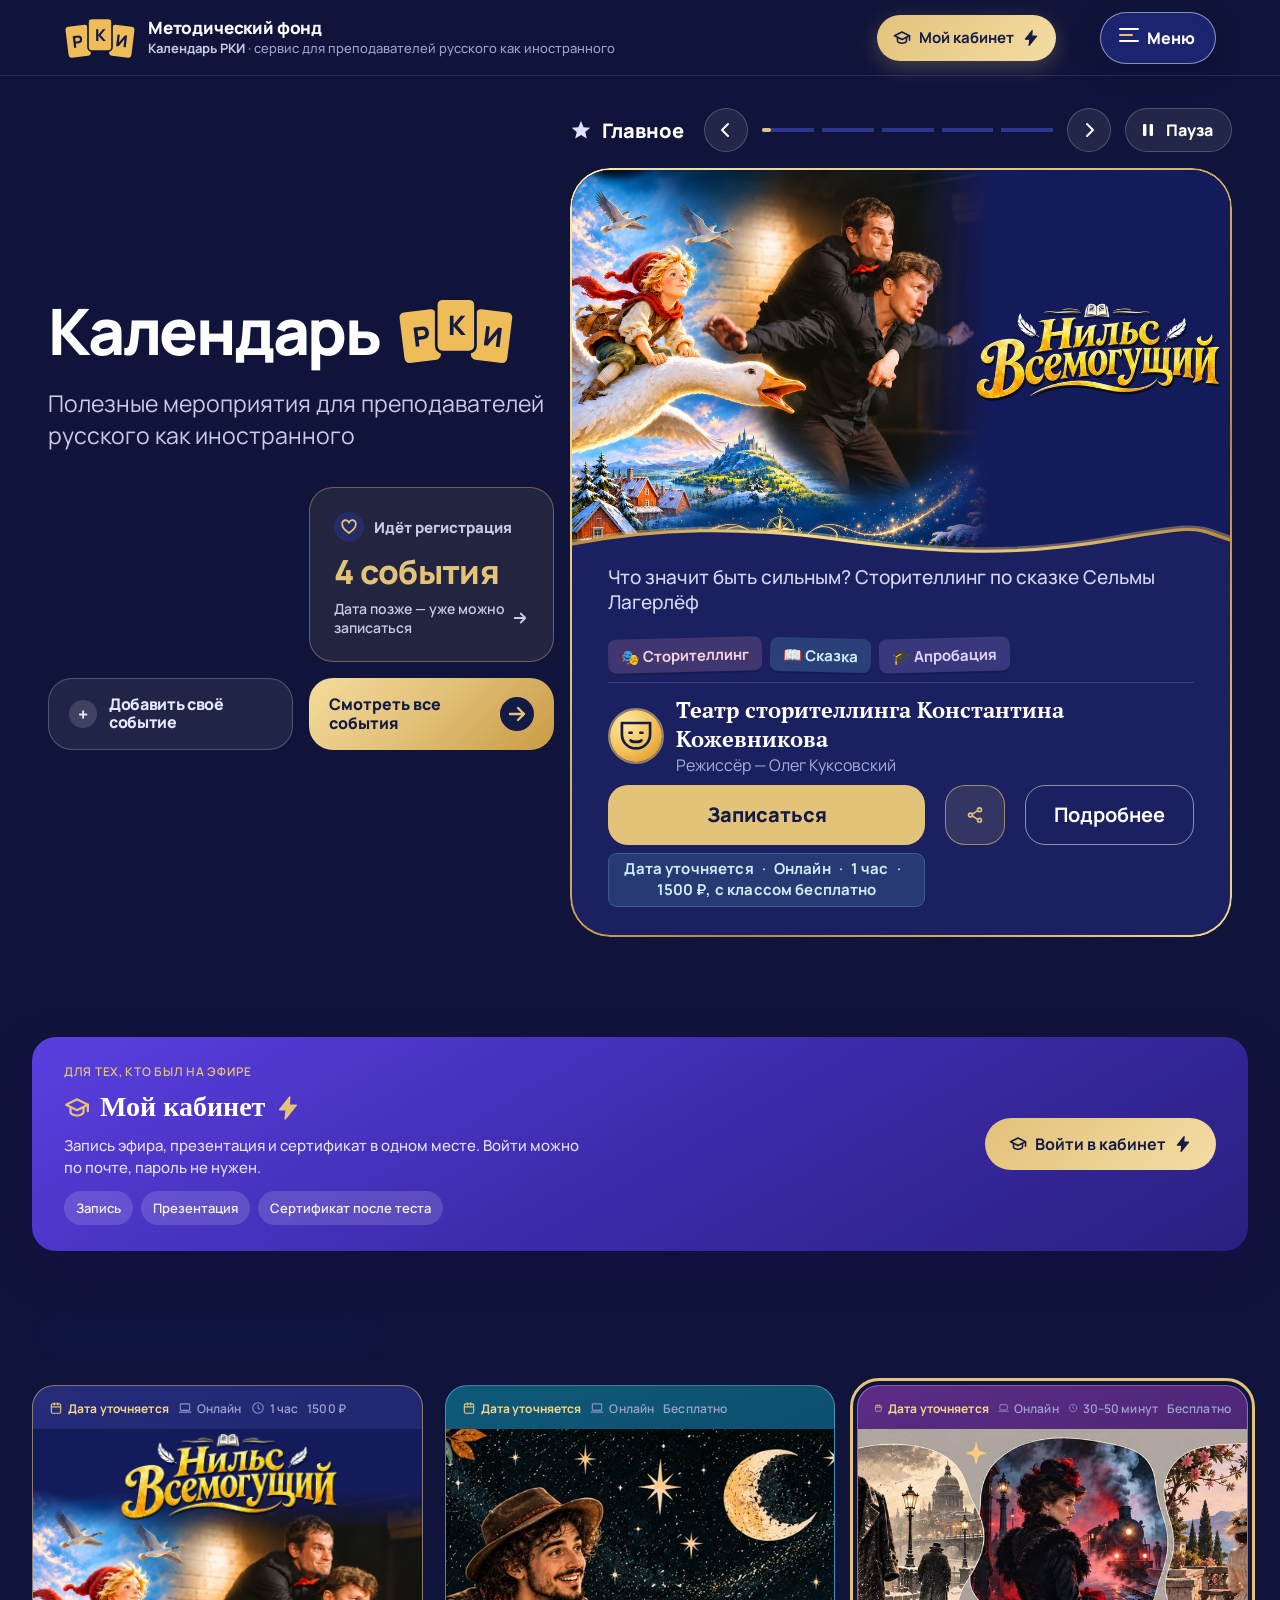
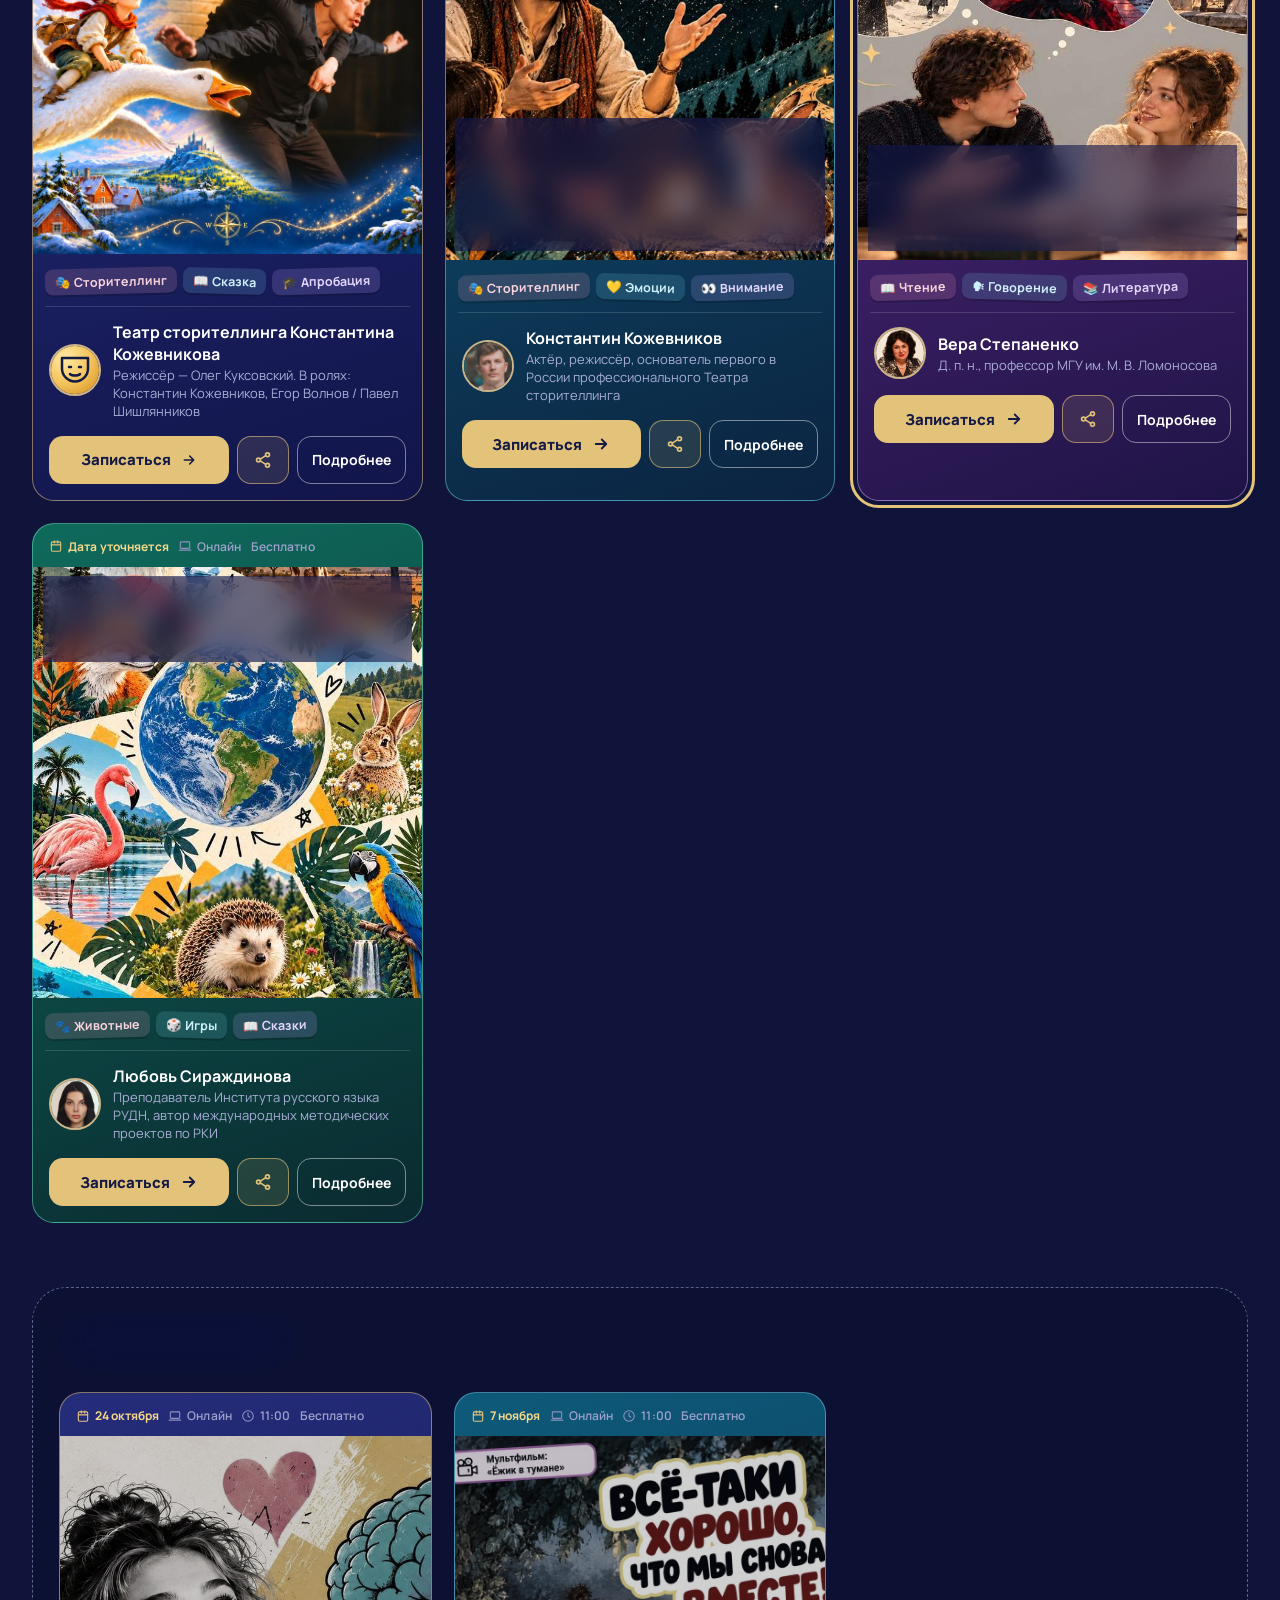
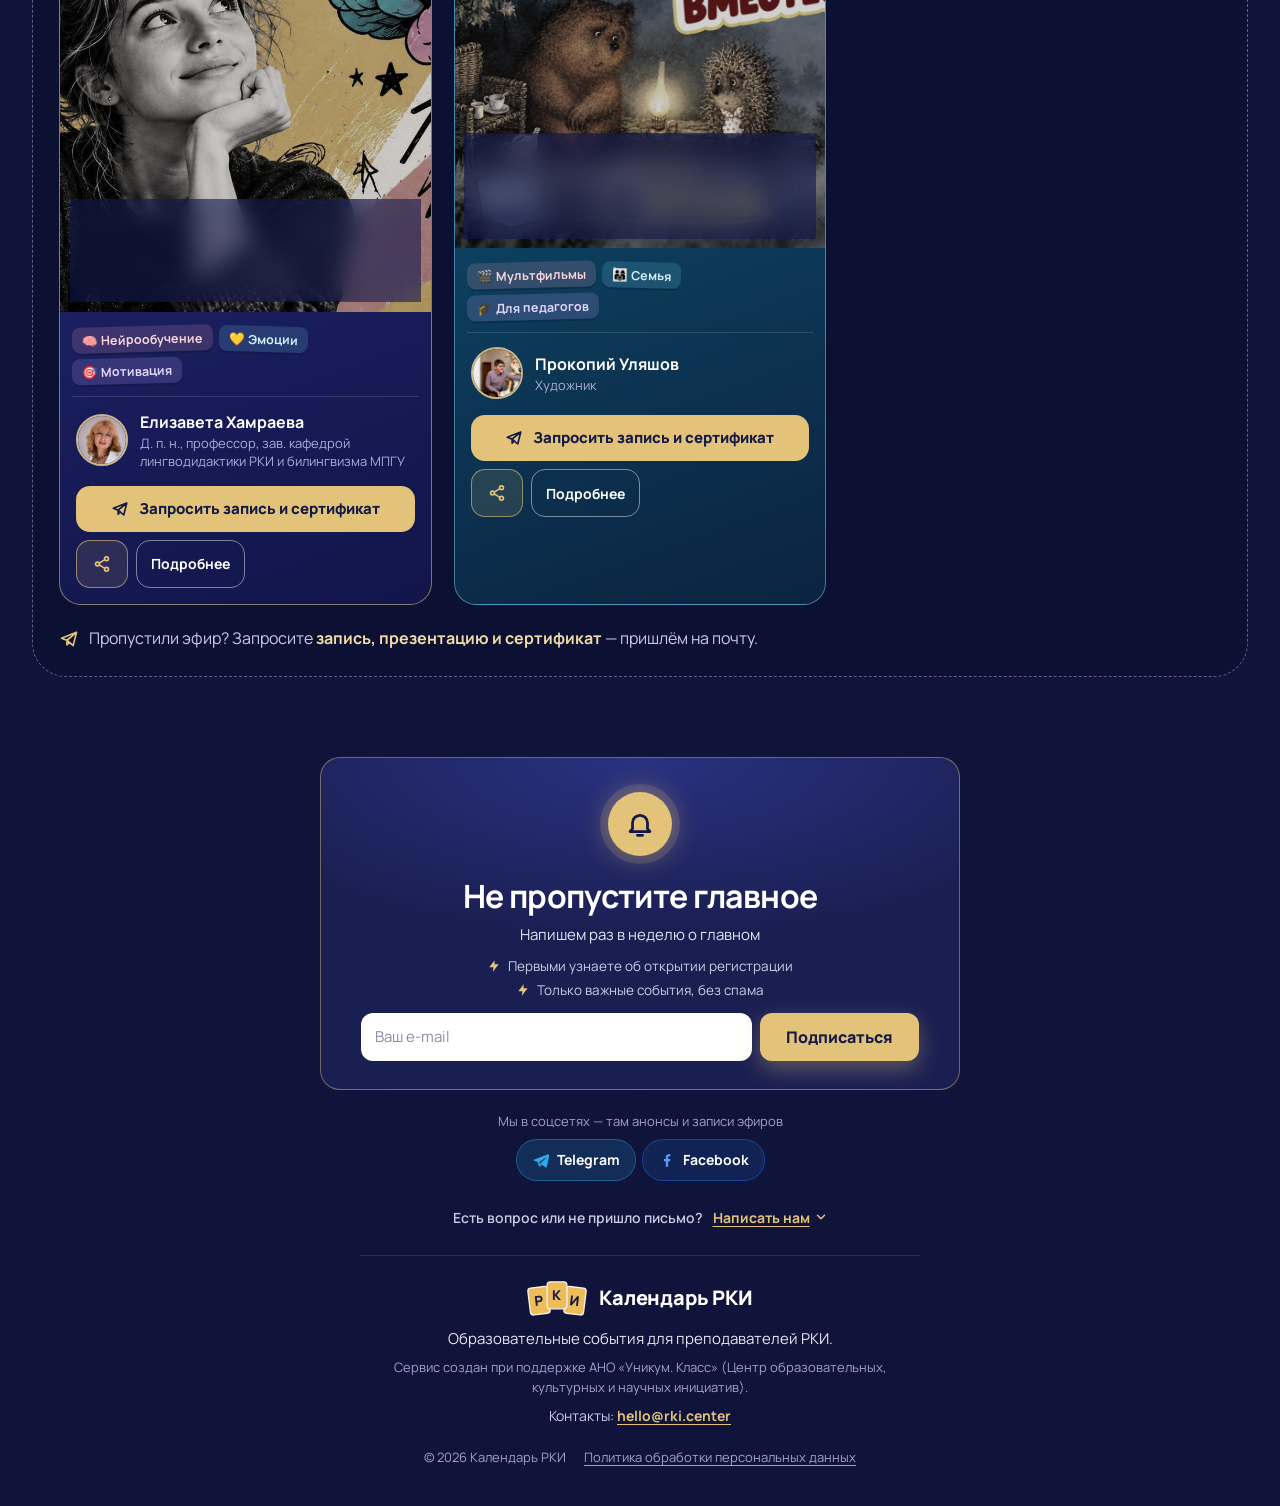
<file: chtenie/index.html>
<!doctype html>
<html lang="ru"><head><meta charset="utf-8">
<meta name="viewport" content="width=device-width, initial-scale=1">
<title>От чтения к говорению — Календарь РКИ</title>
<meta name="description" content="Как превратить художественный текст в увлекательный урок РКИ. Вера Степаненко · онлайн, бесплатно">
<meta property="og:type" content="website">
<meta property="og:site_name" content="Календарь РКИ">
<meta property="og:title" content="От чтения к говорению — Календарь РКИ">
<meta property="og:description" content="Как превратить художественный текст в увлекательный урок РКИ. Вера Степаненко · онлайн, бесплатно">
<meta property="og:url" content="https://calendar.rki.center/chtenie/">
<meta property="og:image" content="https://calendar.rki.center/chtenie/og.jpg">
<meta property="og:image:width" content="1200"><meta property="og:image:height" content="630">
<meta name="twitter:card" content="summary_large_image">
<meta name="twitter:image" content="https://calendar.rki.center/chtenie/og.jpg">
<link rel="canonical" href="https://calendar.rki.center/chtenie/">
<meta http-equiv="refresh" content="0; url=/#chtenie">
<script>location.replace('/#chtenie');</script>
<style>body{margin:0;min-height:100vh;display:grid;place-items:center;background:#141A46;color:#F6DB95;font:600 18px system-ui,sans-serif}a{color:inherit}</style>
</head><body><a href="/#chtenie">Открываем «От чтения к говорению» в Календаре РКИ…</a></body></html>
</file>
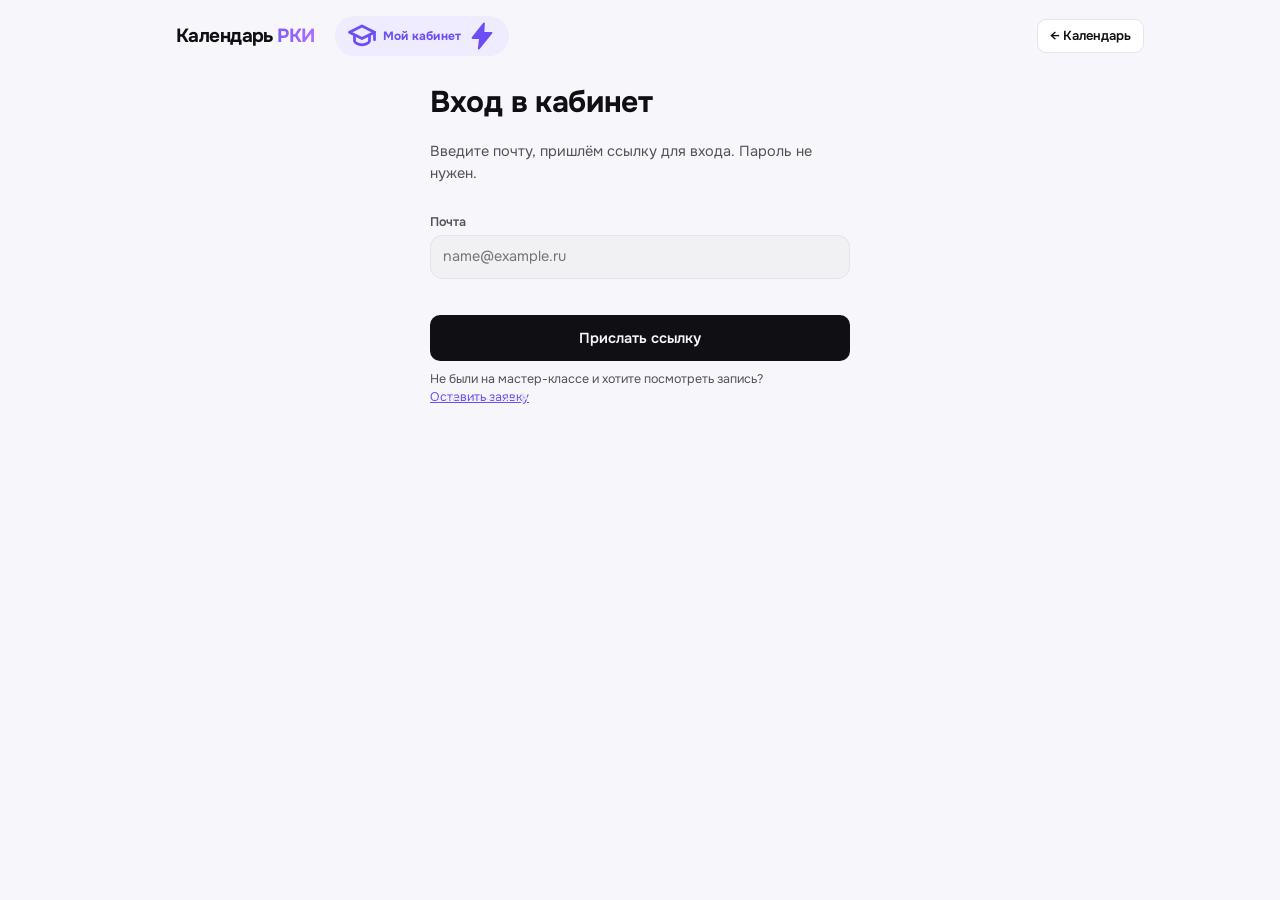
<file: kabinet/index.html>
<!doctype html>
<html lang="ru">
<head>
<meta charset="utf-8">
<meta name="viewport" content="width=device-width,initial-scale=1,viewport-fit=cover">
<meta name="robots" content="noindex">
<title>Мой кабинет · Календарь РКИ</title>
<link rel="stylesheet" href="https://fonts.googleapis.com/css2?family=Onest:wght@400;500;600;700&family=Unbounded:wght@600&display=swap">
<link rel="stylesheet" href="kabinet.css?v=4">
</head>
<body>
<div class="wrap"><div id="app"></div></div>
<div id="toast" role="status" aria-live="polite"></div>
<script src="config.js?v=4"></script>
<script src="kabinet.js?v=4"></script>
</body>
</html>
</file>
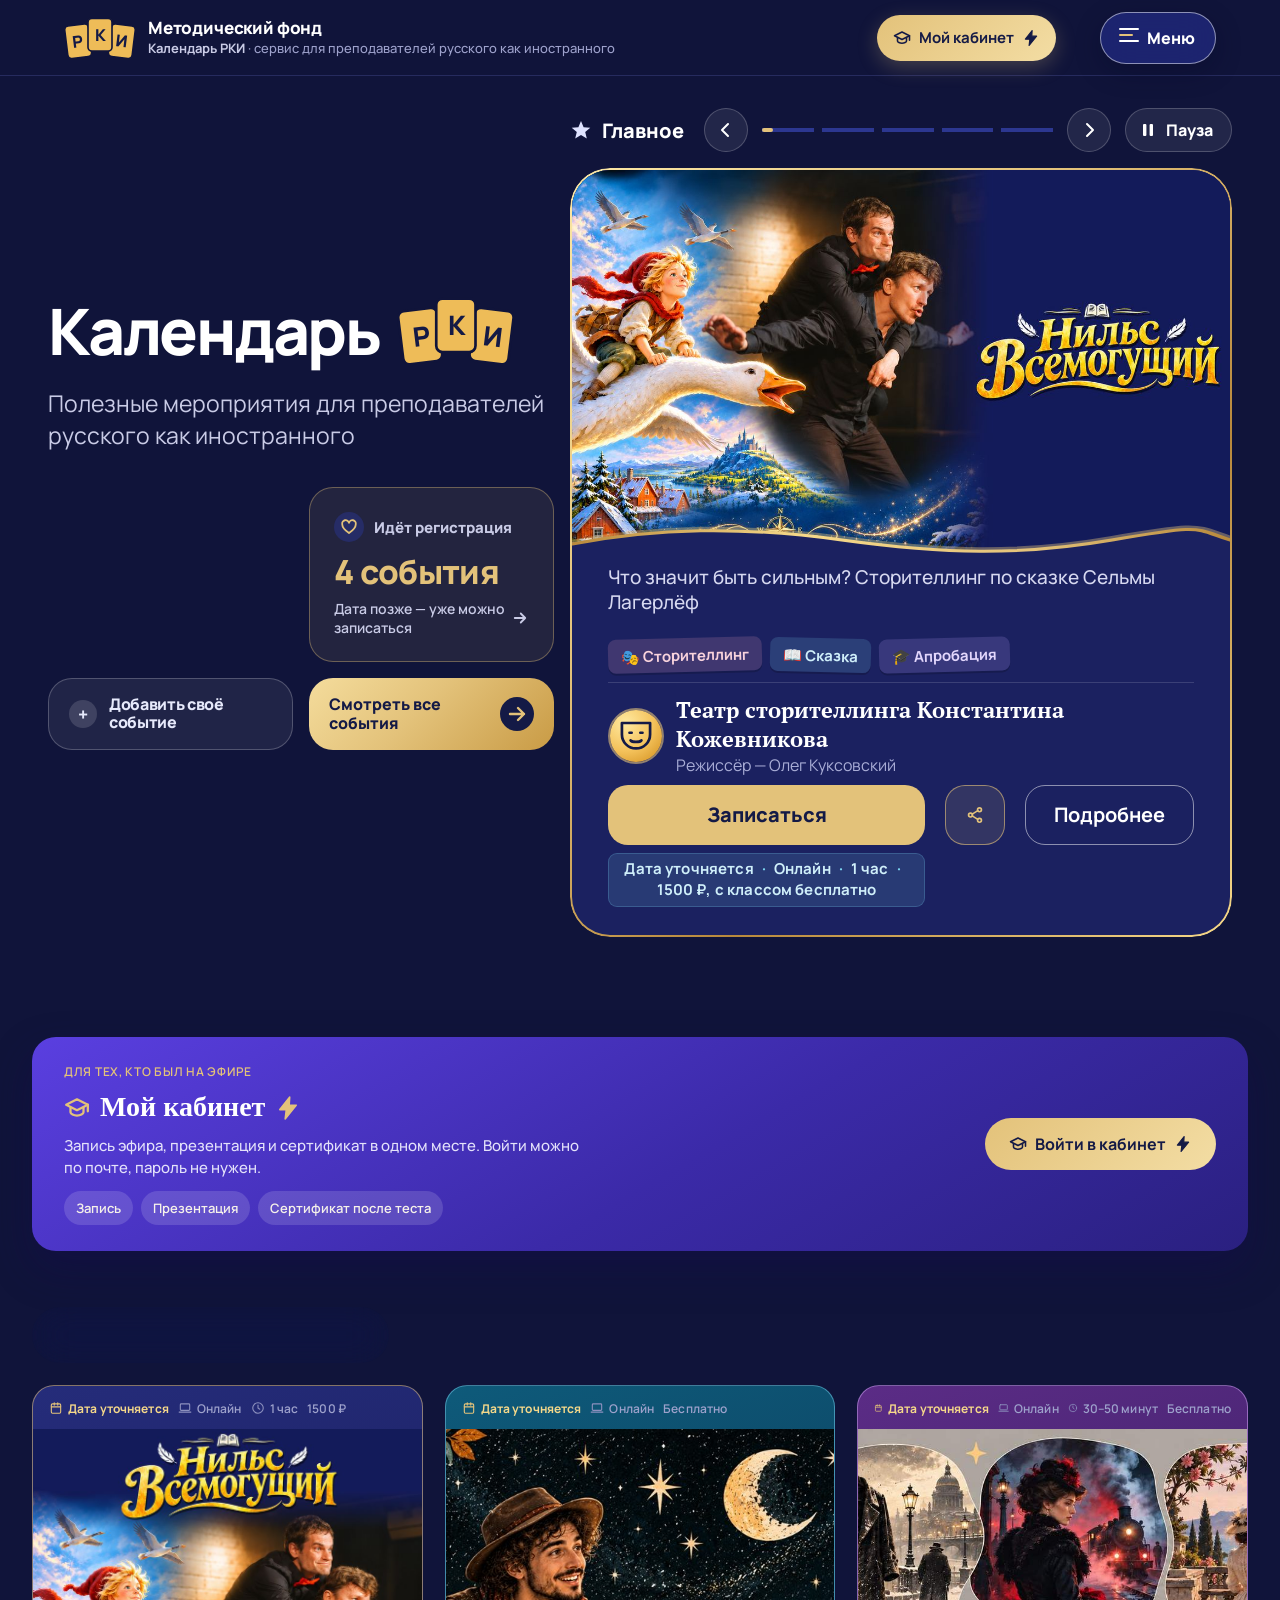
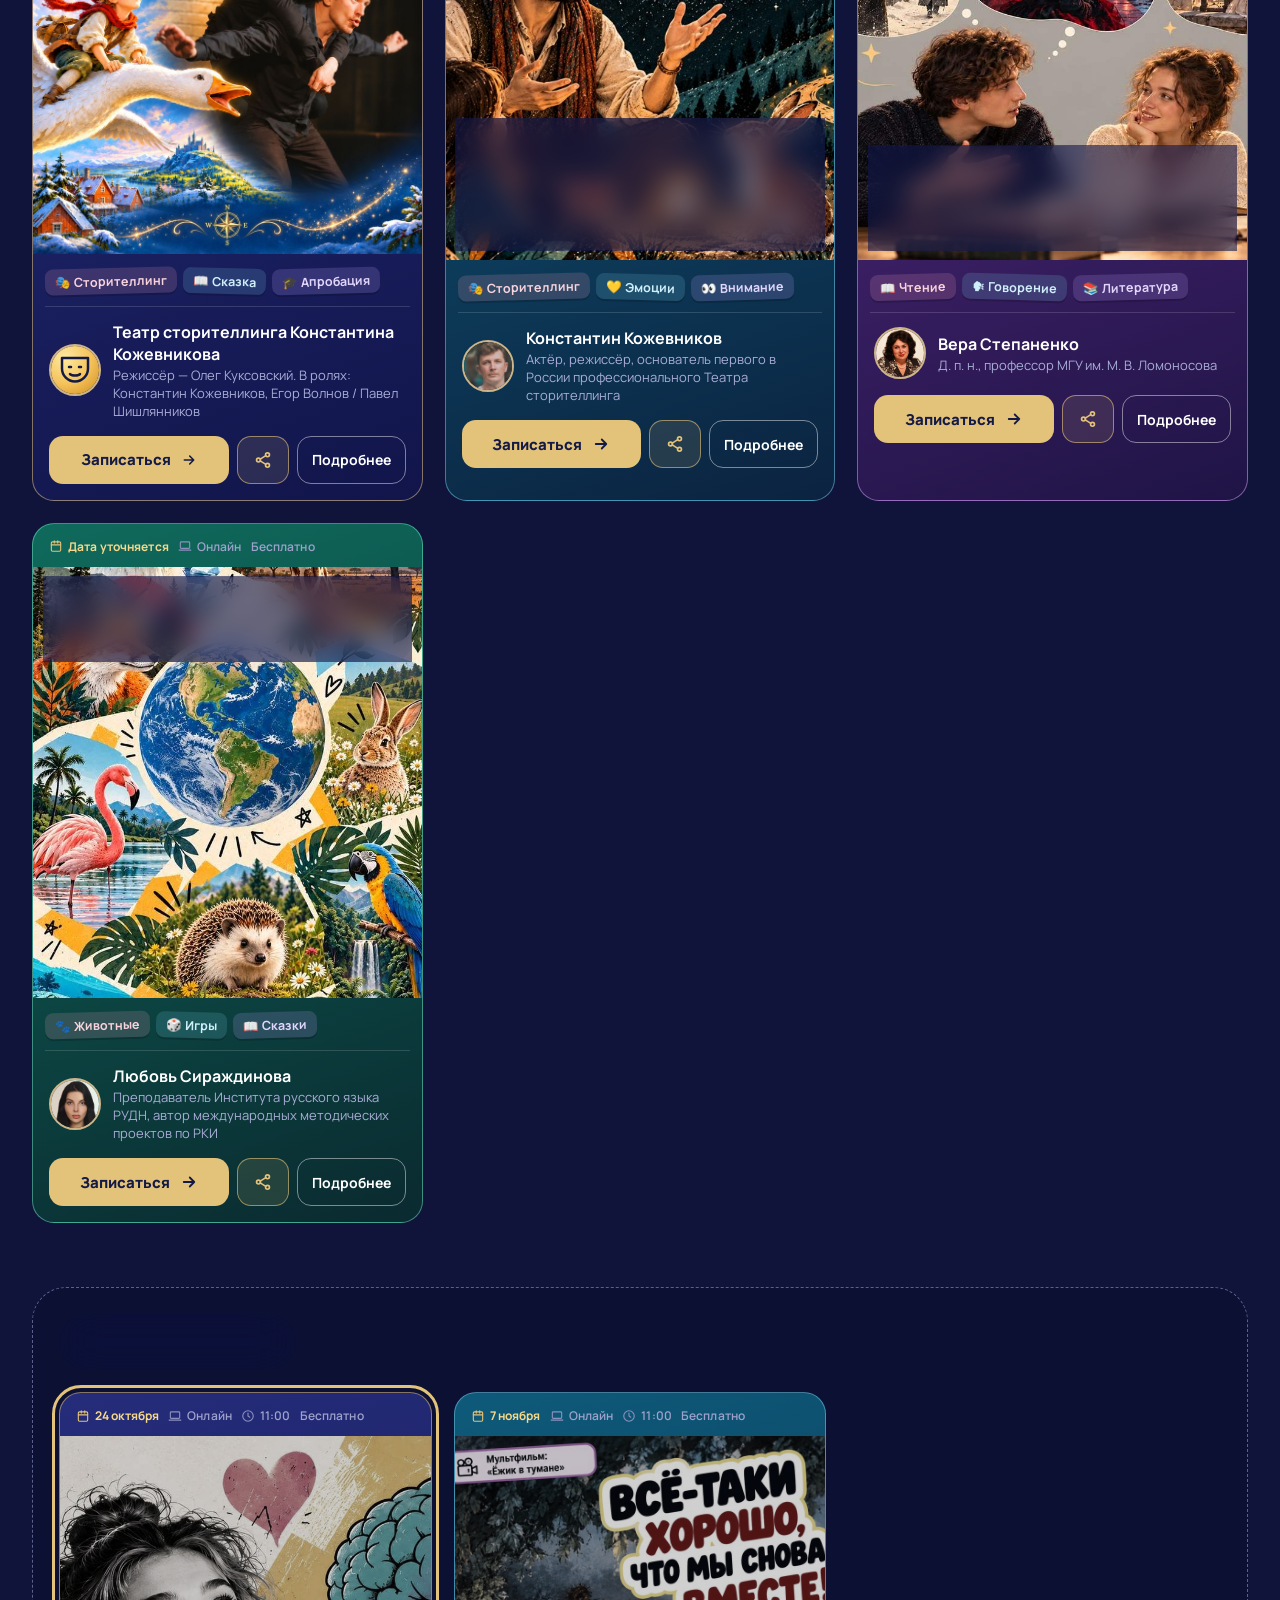
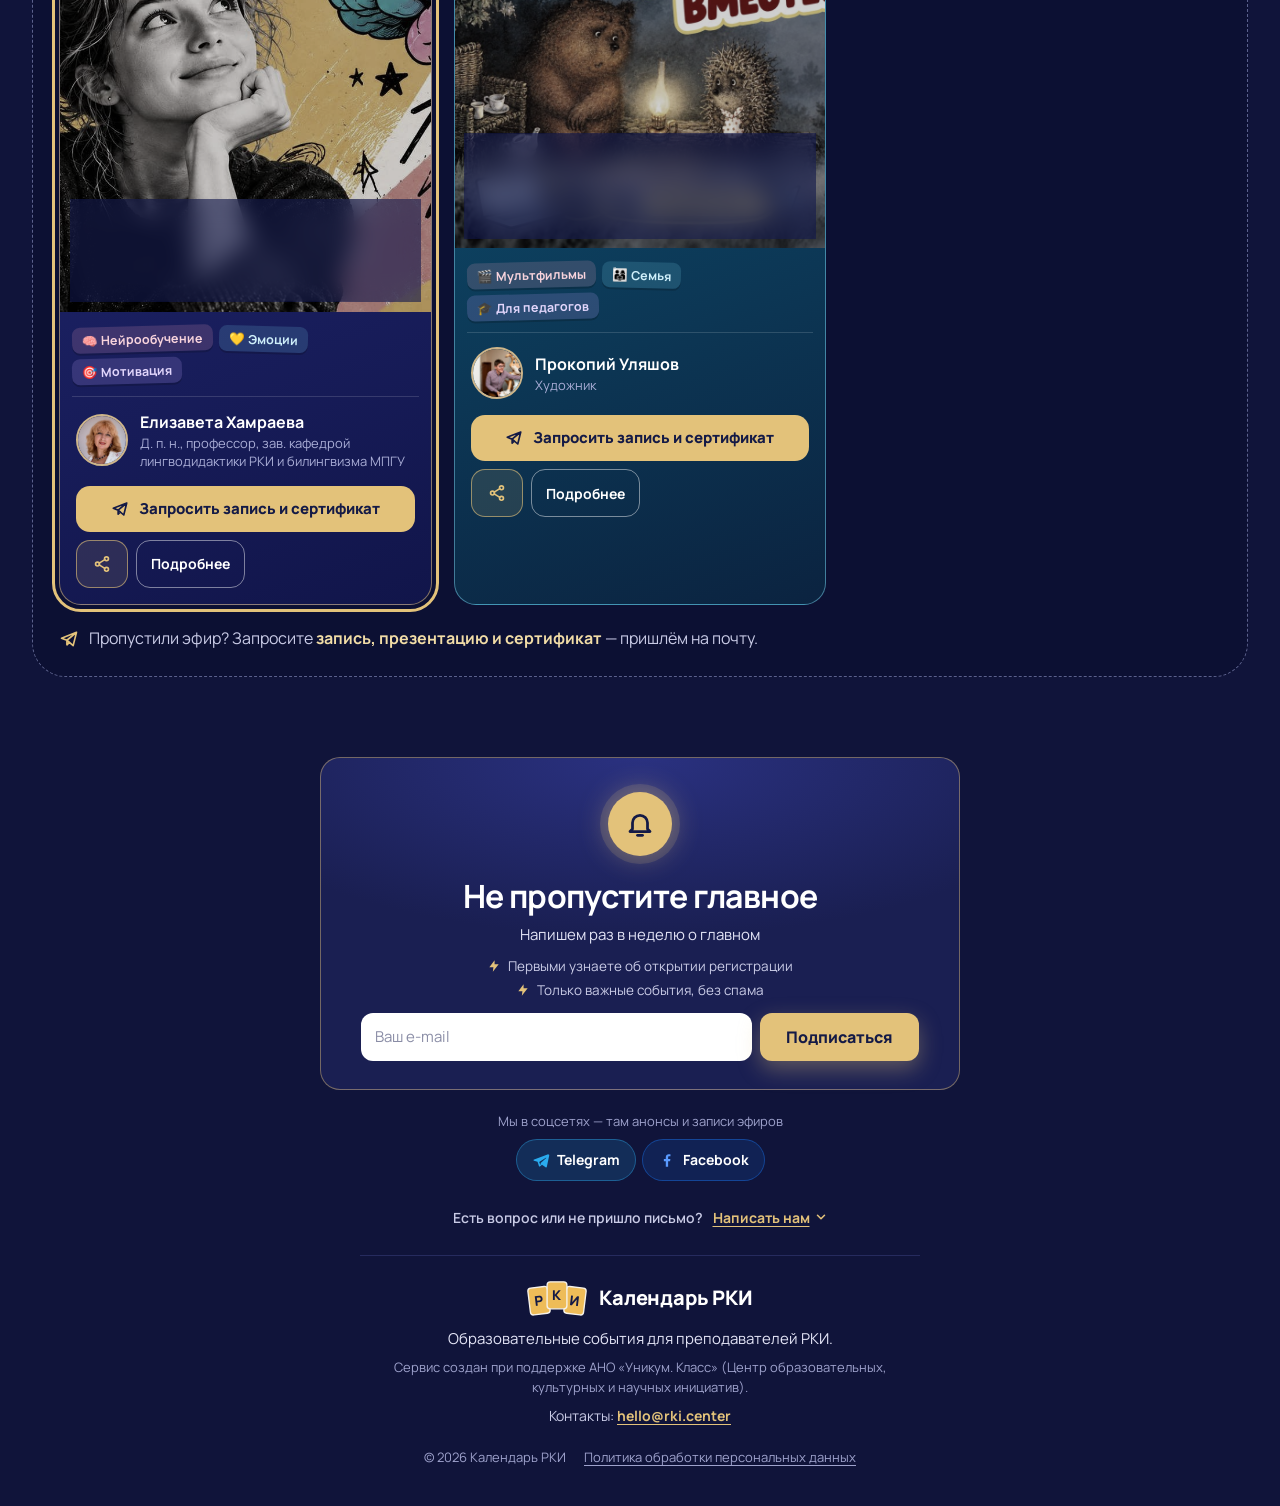
<file: mozg/index.html>
<!doctype html>
<html lang="ru"><head><meta charset="utf-8">
<meta name="viewport" content="width=device-width, initial-scale=1">
<title>Мозг, эмоции, мотивация — Календарь РКИ</title>
<meta name="description" content="Психология и нейрообучение детей и взрослых. Елизавета Хамраева · 24 октября, 11:00 мск · онлайн, бесплатно">
<meta property="og:type" content="website">
<meta property="og:site_name" content="Календарь РКИ">
<meta property="og:title" content="Мозг, эмоции, мотивация — Календарь РКИ">
<meta property="og:description" content="Психология и нейрообучение детей и взрослых. Елизавета Хамраева · 24 октября, 11:00 мск · онлайн, бесплатно">
<meta property="og:url" content="https://calendar.rki.center/mozg/">
<meta property="og:image" content="https://calendar.rki.center/mozg/og.jpg">
<meta property="og:image:width" content="1200"><meta property="og:image:height" content="630">
<meta name="twitter:card" content="summary_large_image">
<meta name="twitter:image" content="https://calendar.rki.center/mozg/og.jpg">
<link rel="canonical" href="https://calendar.rki.center/mozg/">
<meta http-equiv="refresh" content="0; url=/#mozg">
<script>location.replace('/#mozg');</script>
<style>body{margin:0;min-height:100vh;display:grid;place-items:center;background:#141A46;color:#F6DB95;font:600 18px system-ui,sans-serif}a{color:inherit}</style>
</head><body><a href="/#mozg">Открываем «Мозг, эмоции, мотивация» в Календаре РКИ…</a></body></html>
</file>
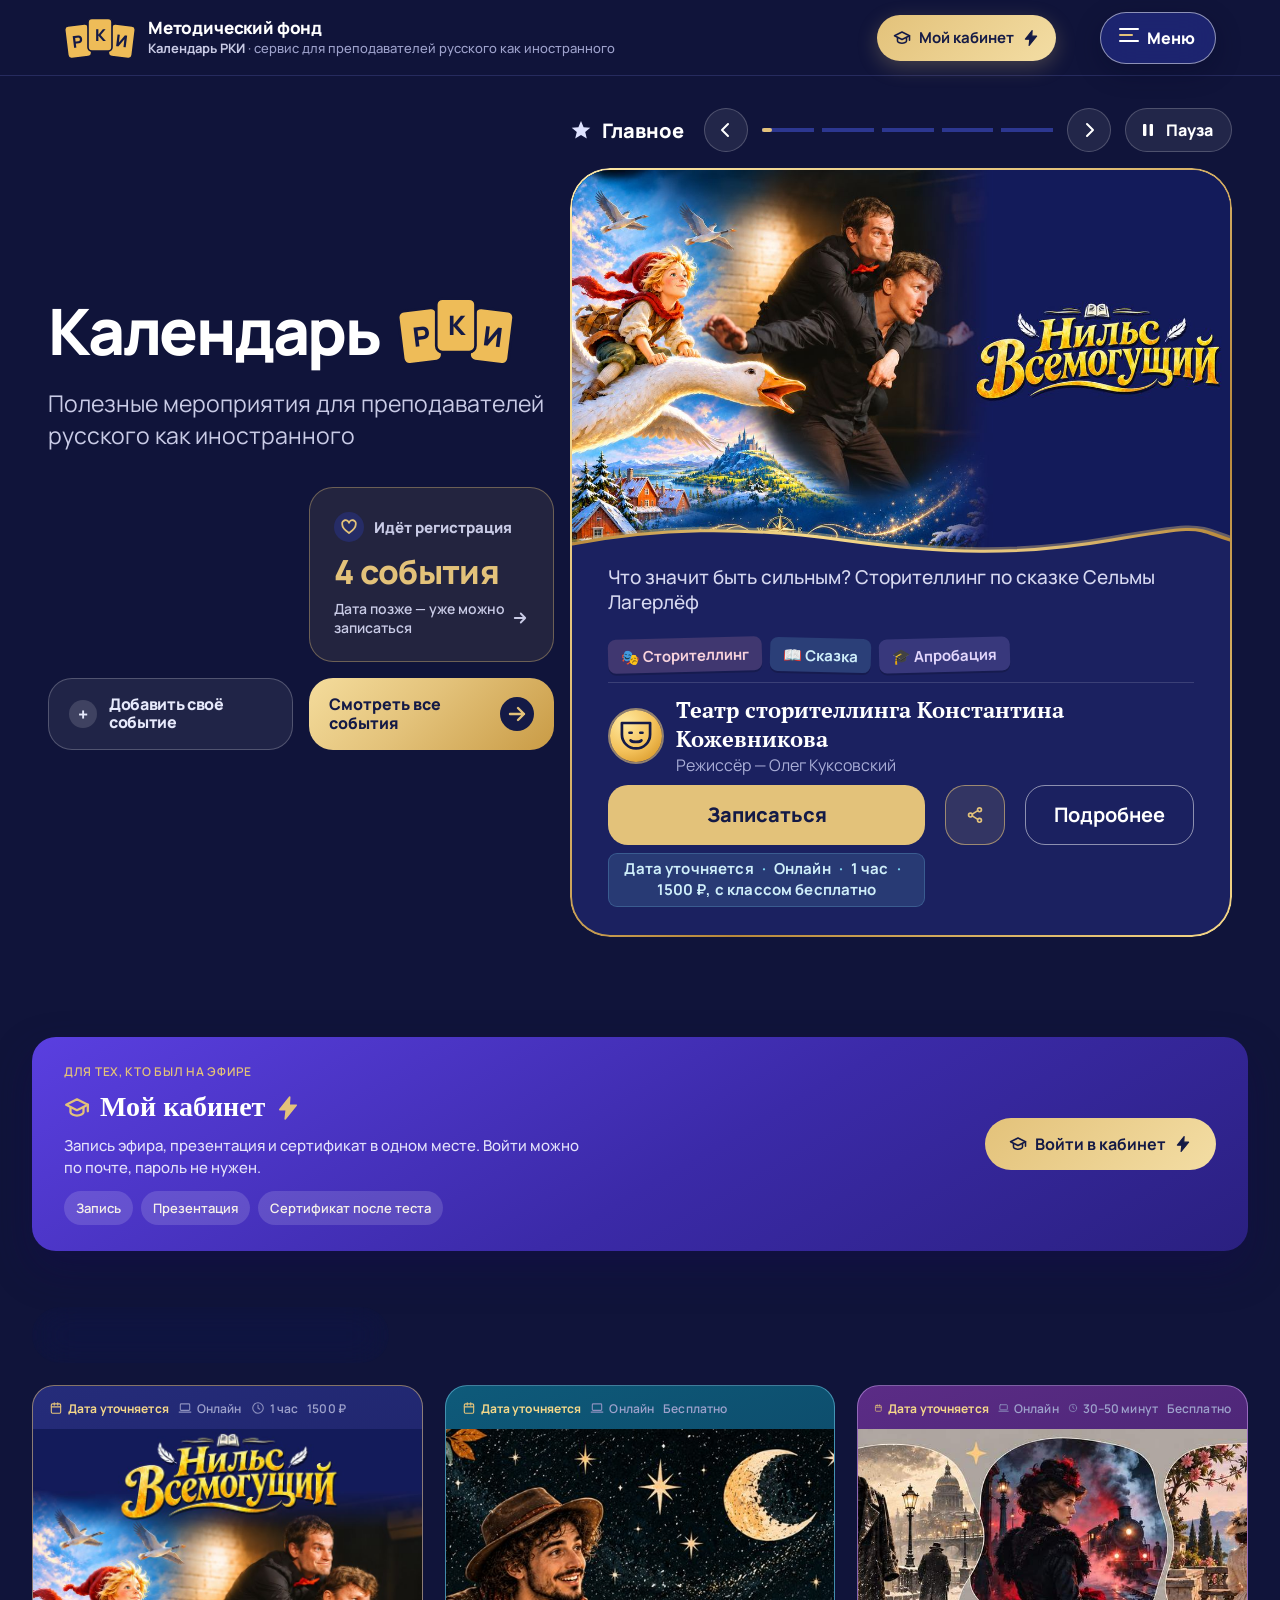
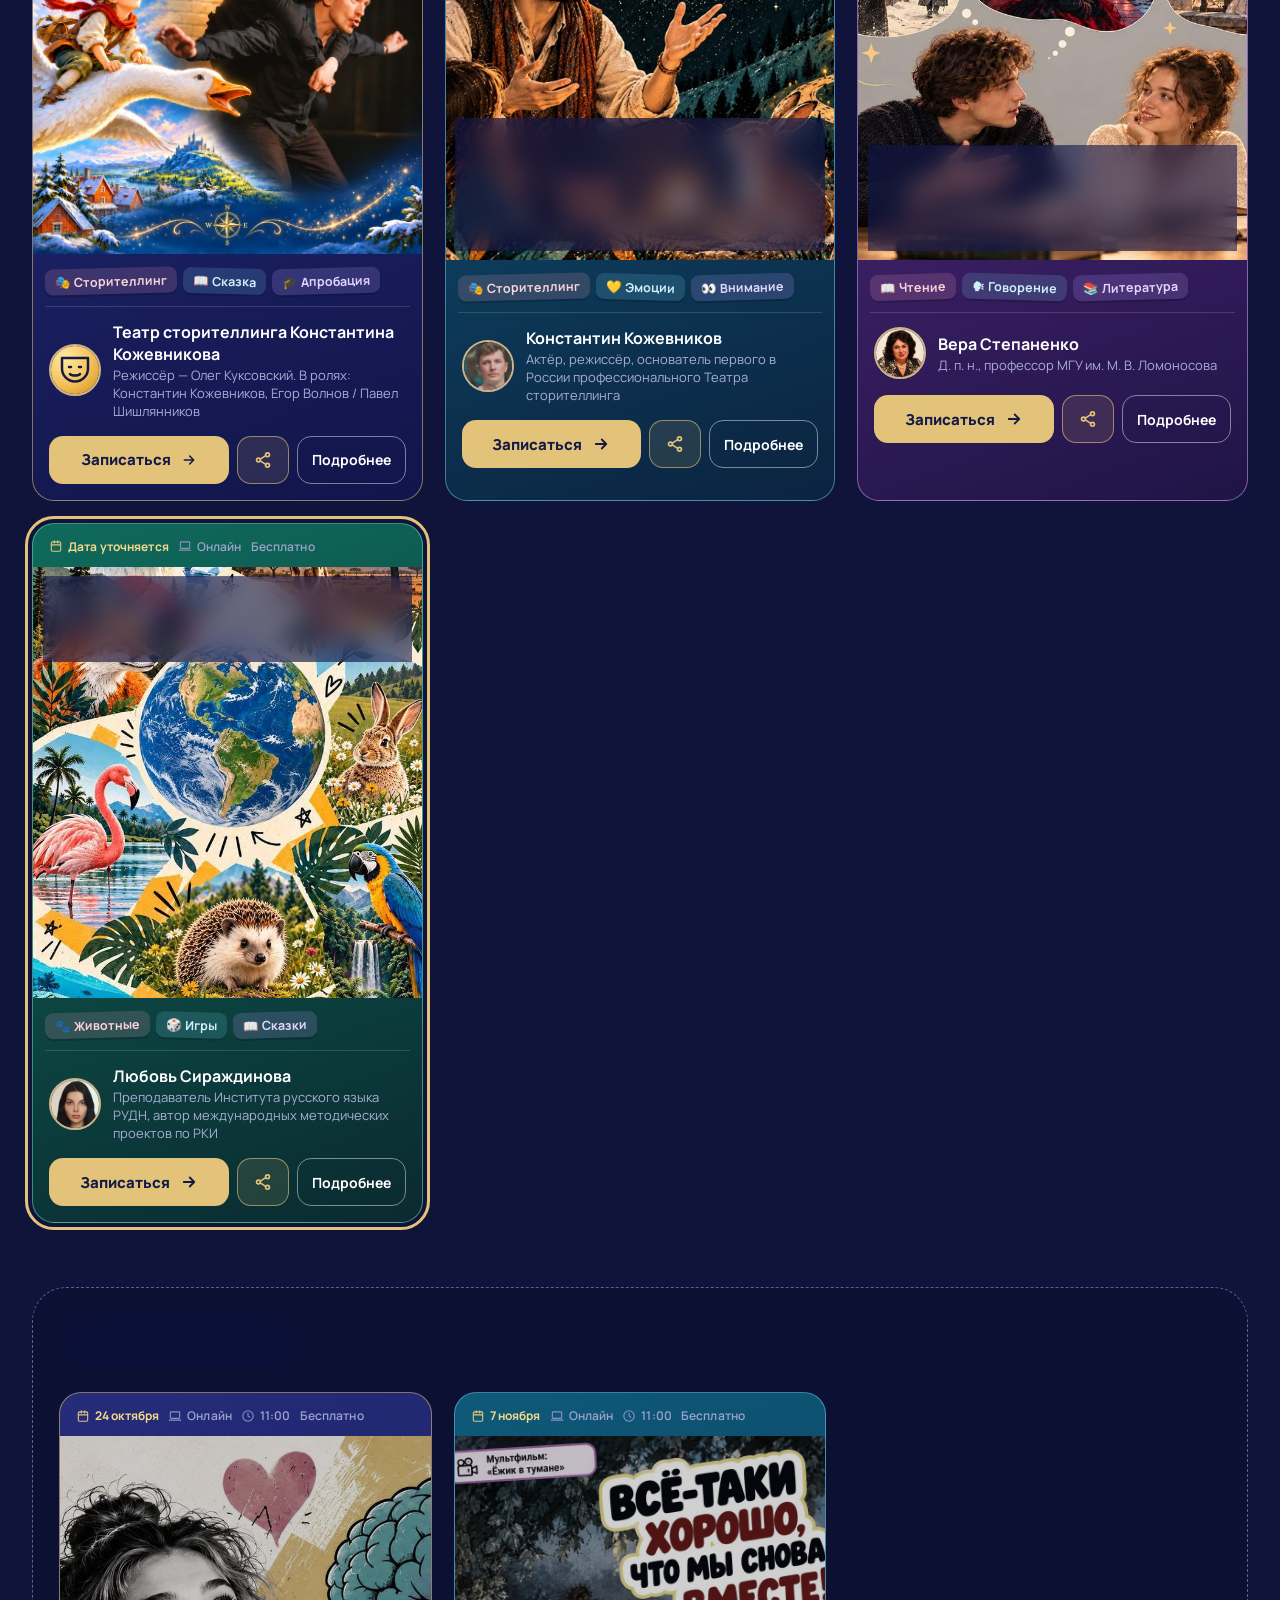
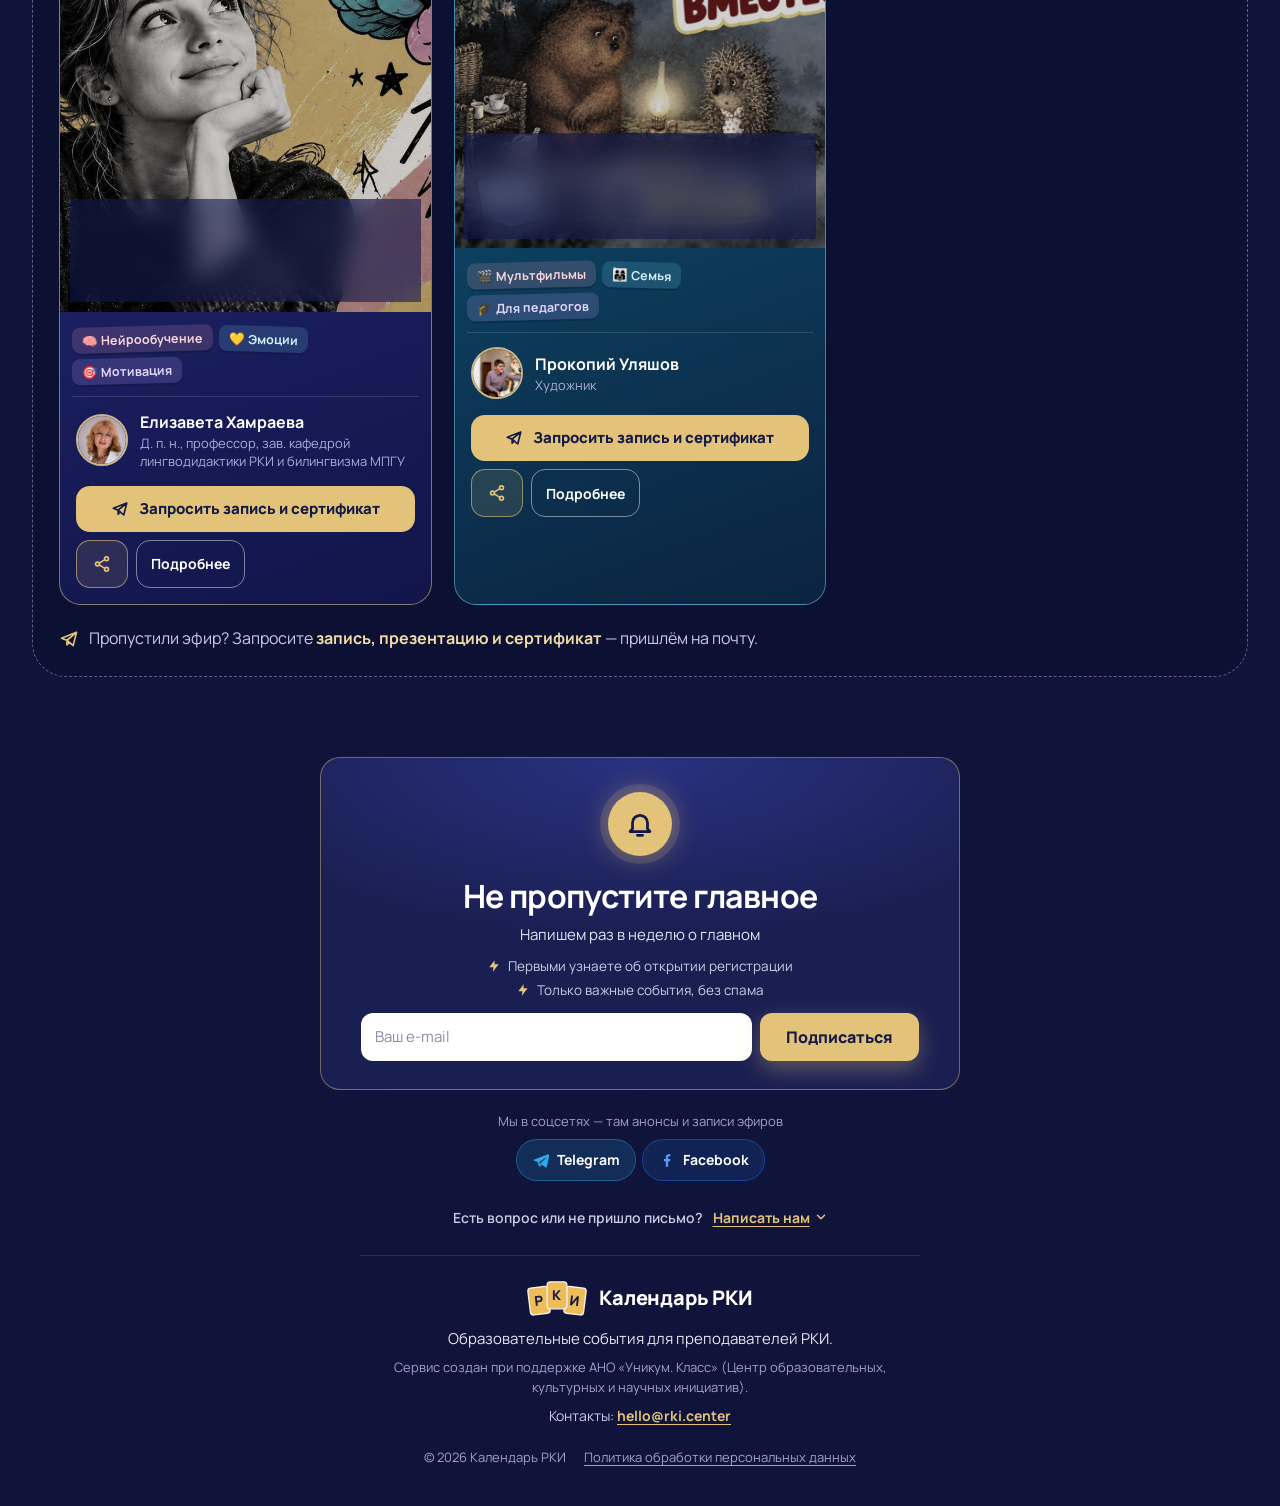
<file: myau/index.html>
<!doctype html>
<html lang="ru"><head><meta charset="utf-8">
<meta name="viewport" content="width=device-width, initial-scale=1">
<title>Кто сказал «мяу»? — Календарь РКИ</title>
<meta name="description" content="Увлекательный урок РКИ о животных. Любовь Сираждинова · онлайн, бесплатно">
<meta property="og:type" content="website">
<meta property="og:site_name" content="Календарь РКИ">
<meta property="og:title" content="Кто сказал «мяу»? — Календарь РКИ">
<meta property="og:description" content="Увлекательный урок РКИ о животных. Любовь Сираждинова · онлайн, бесплатно">
<meta property="og:url" content="https://calendar.rki.center/myau/">
<meta property="og:image" content="https://calendar.rki.center/myau/og.jpg">
<meta property="og:image:width" content="1200"><meta property="og:image:height" content="630">
<meta name="twitter:card" content="summary_large_image">
<meta name="twitter:image" content="https://calendar.rki.center/myau/og.jpg">
<link rel="canonical" href="https://calendar.rki.center/myau/">
<meta http-equiv="refresh" content="0; url=/#myau">
<script>location.replace('/#myau');</script>
<style>body{margin:0;min-height:100vh;display:grid;place-items:center;background:#141A46;color:#F6DB95;font:600 18px system-ui,sans-serif}a{color:inherit}</style>
</head><body><a href="/#myau">Открываем «Кто сказал «мяу»?» в Календаре РКИ…</a></body></html>
</file>
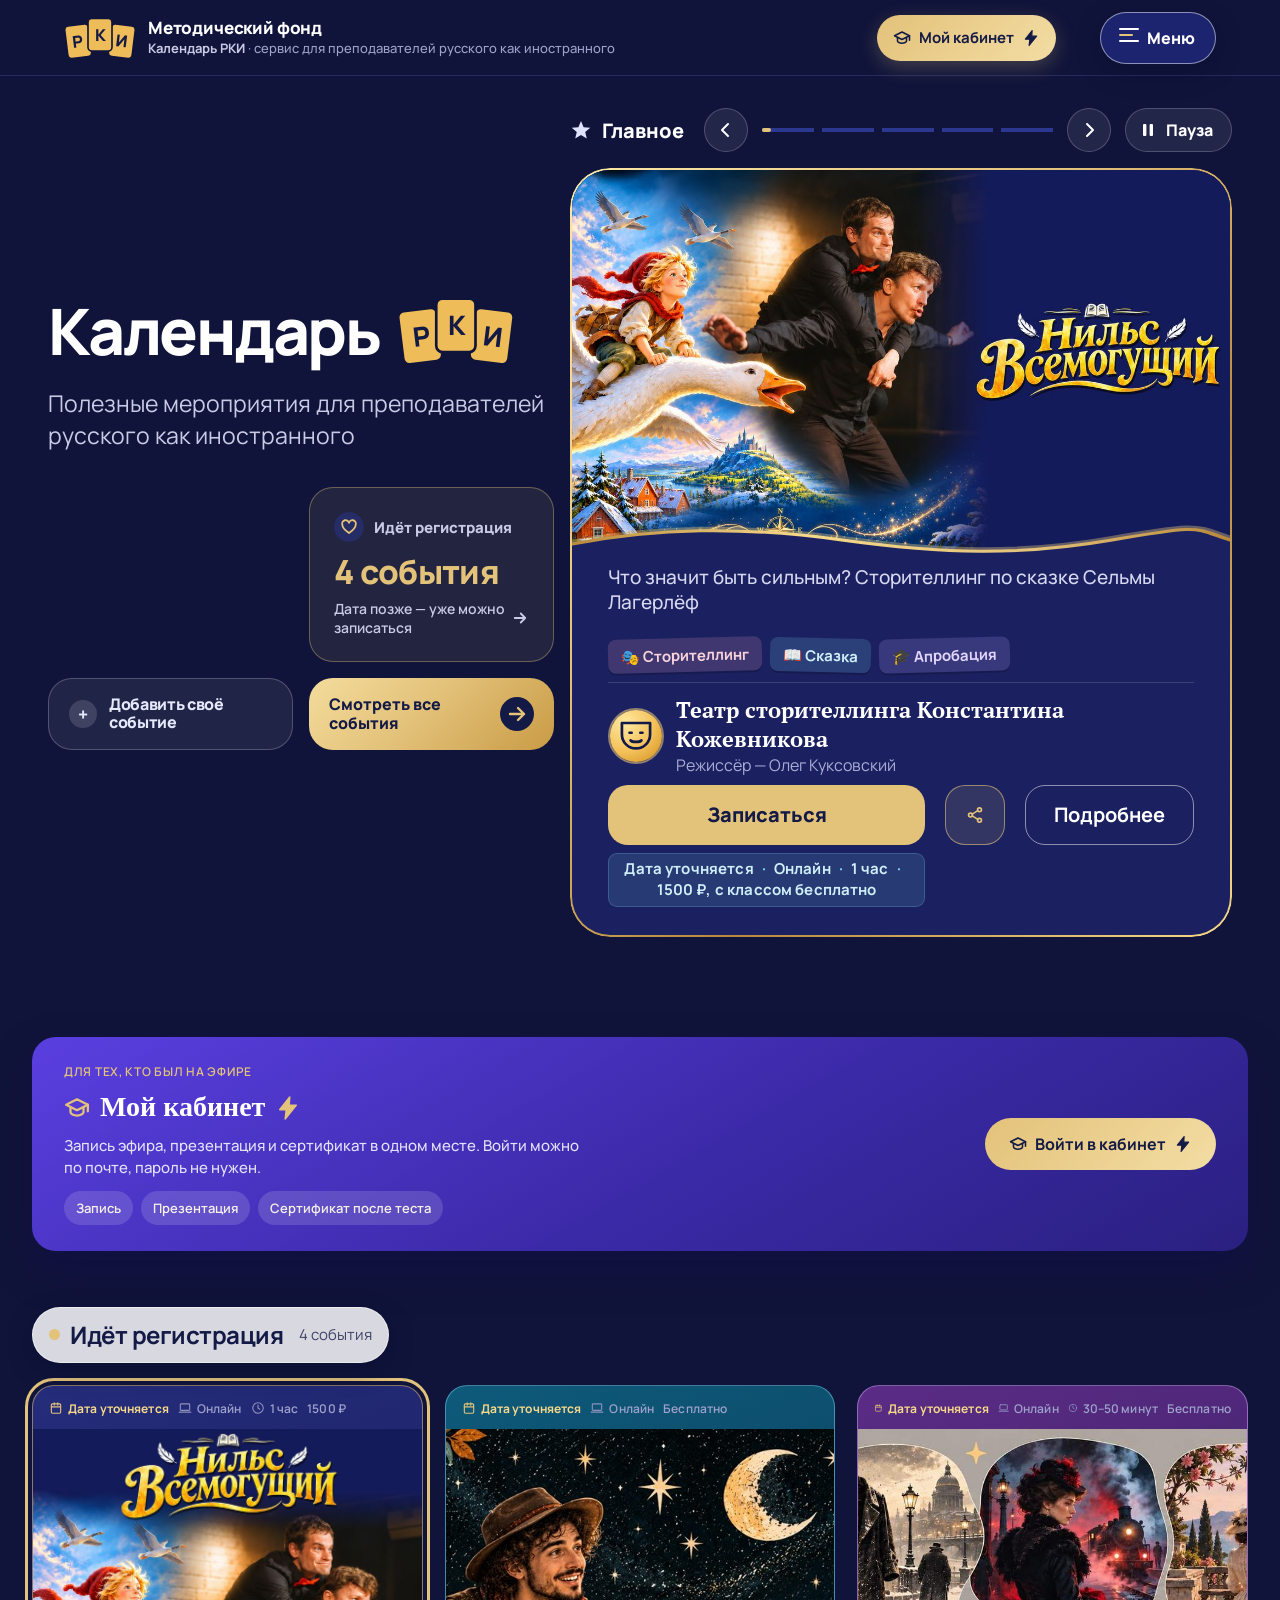
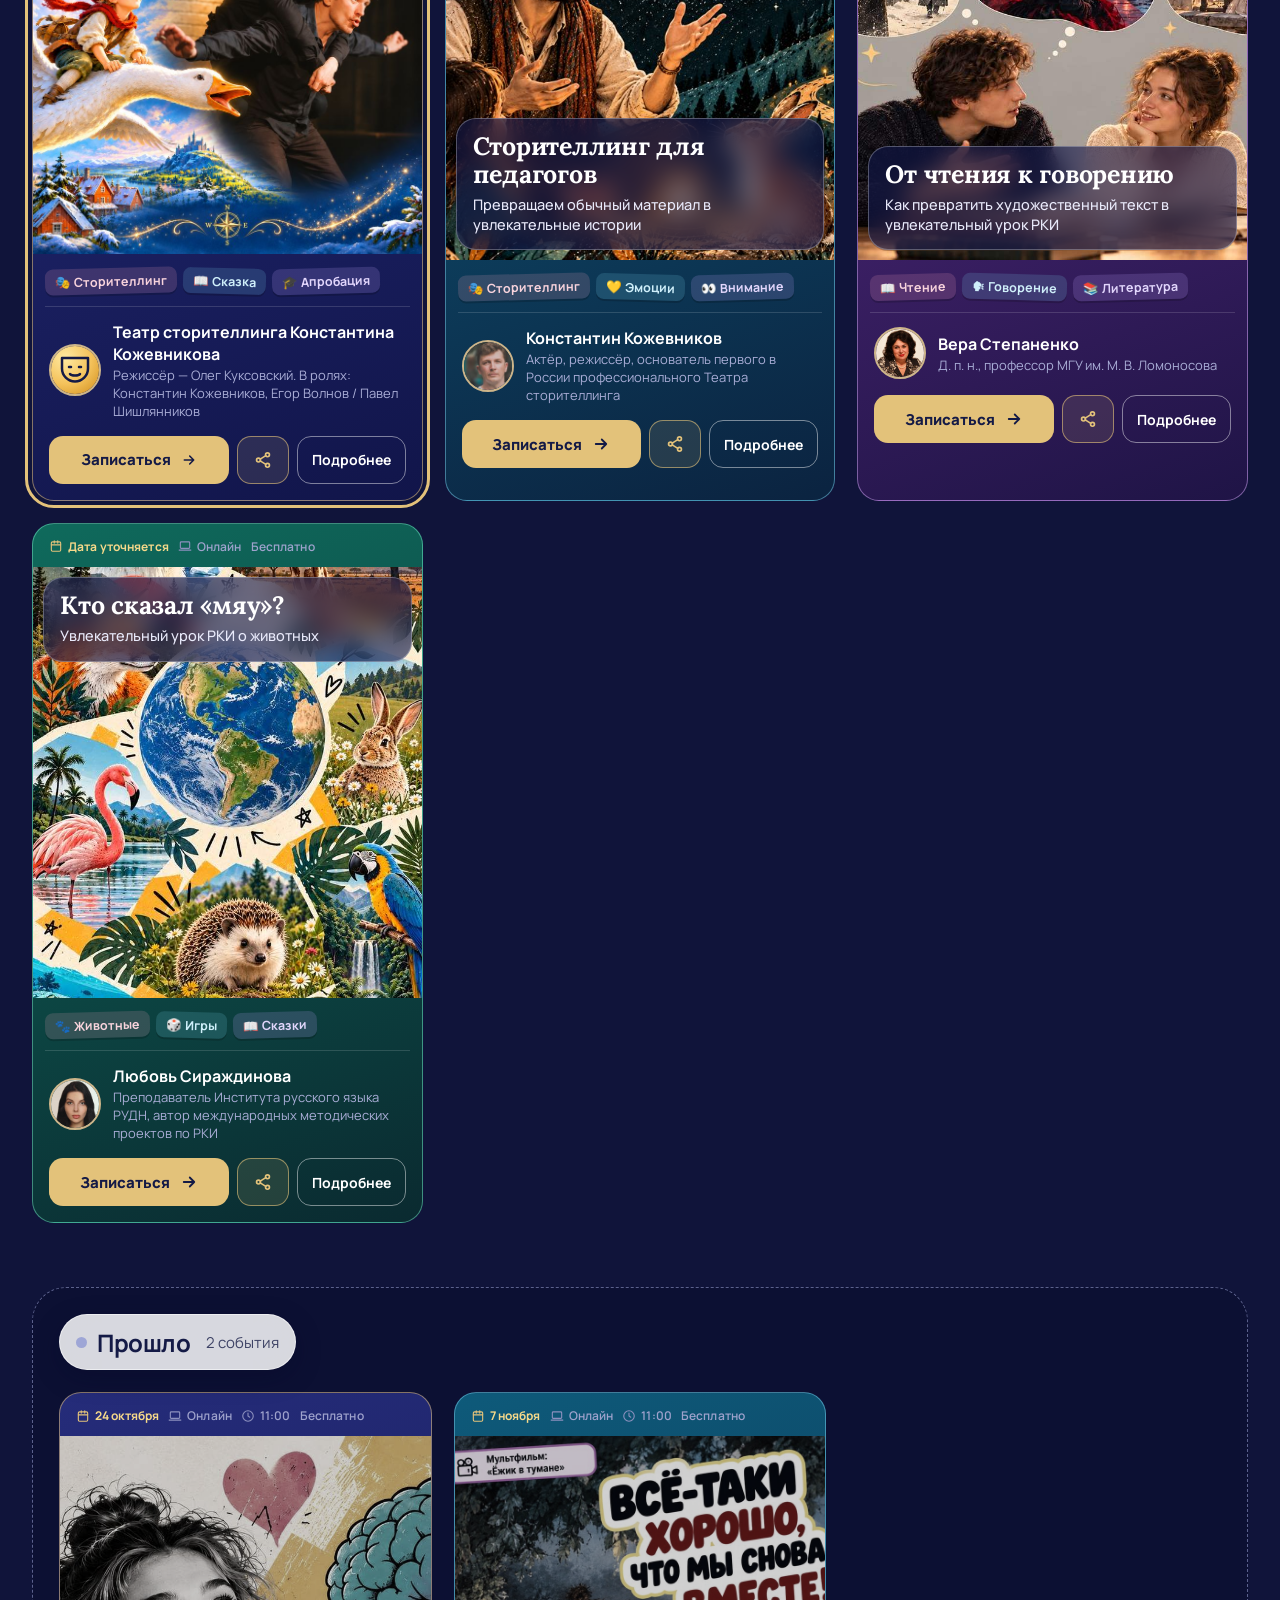
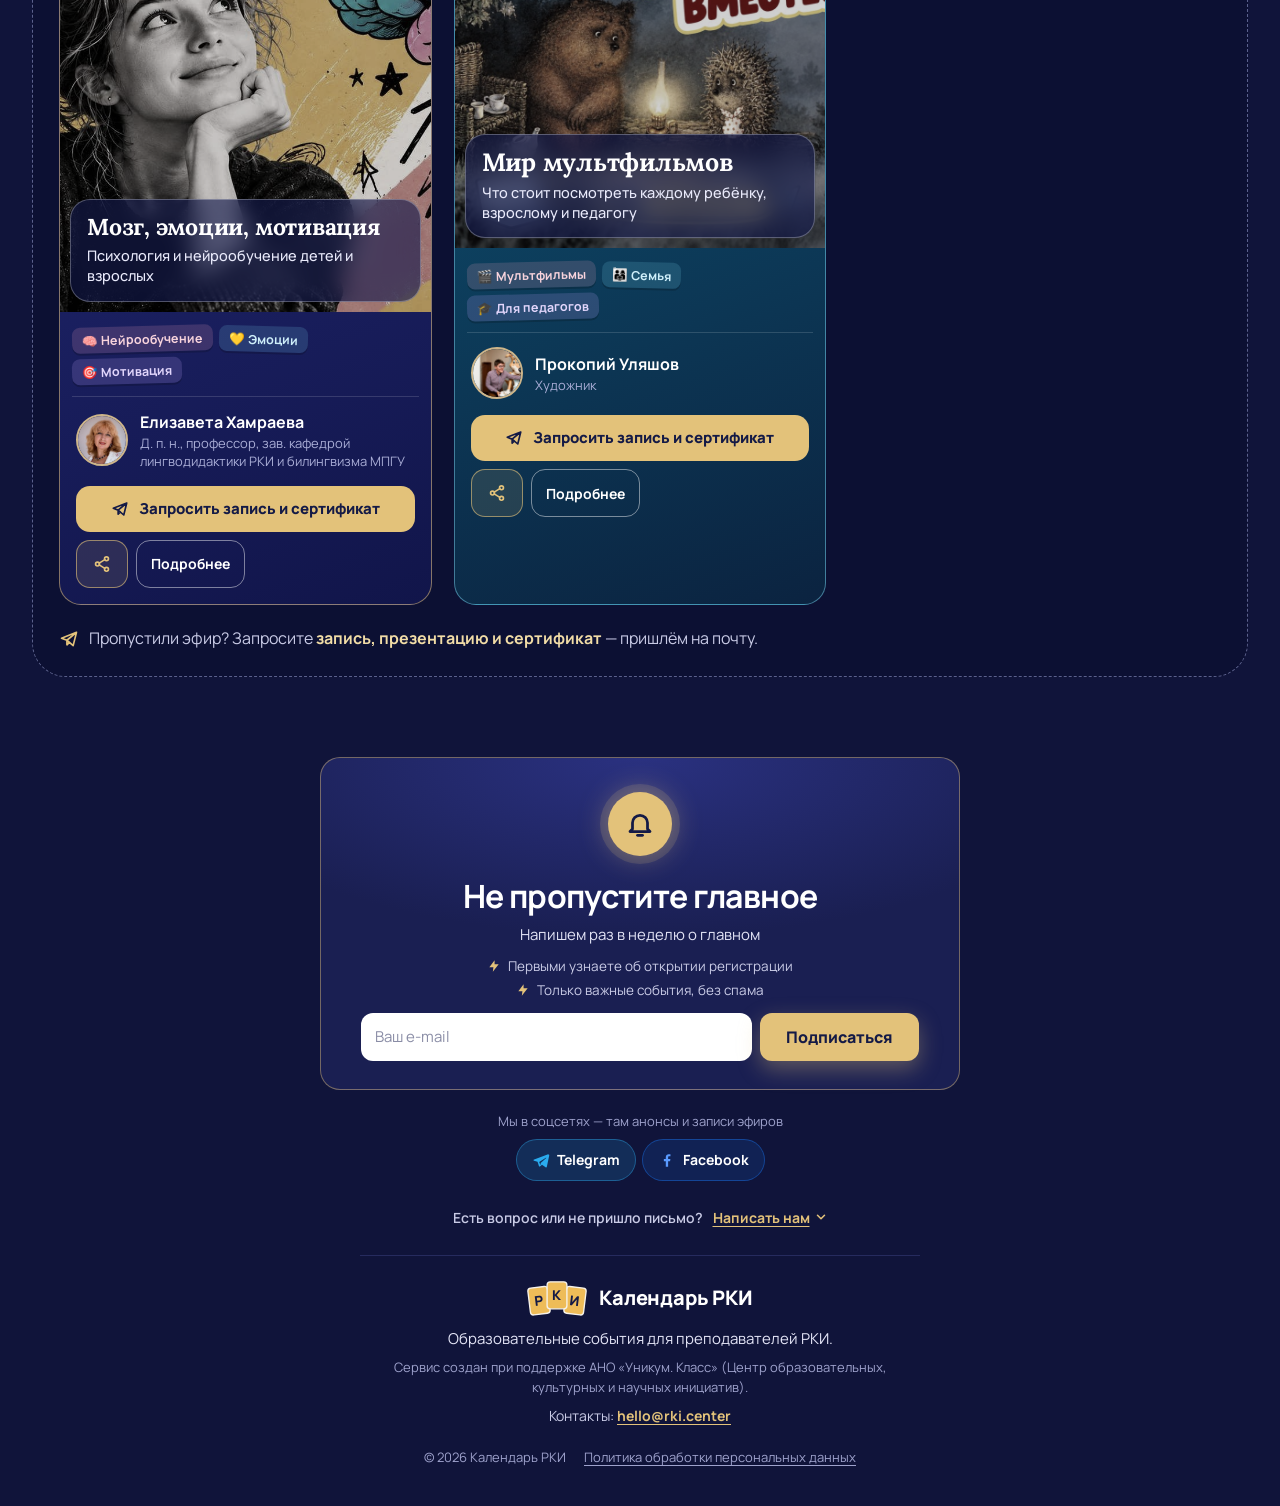
<file: nils/index.html>
<!doctype html>
<html lang="ru"><head><meta charset="utf-8">
<meta name="viewport" content="width=device-width, initial-scale=1">
<title>Нильс Всемогущий — Календарь РКИ</title>
<meta name="description" content="Онлайн-спектакль-сторителлинг по сказке Сельмы Лагерлёф с апробацией для классов РКИ. Театр сторителлинга Константина Кожевникова · сертификат участника">
<meta property="og:type" content="website">
<meta property="og:site_name" content="Календарь РКИ">
<meta property="og:title" content="Нильс Всемогущий — Календарь РКИ">
<meta property="og:description" content="Онлайн-спектакль-сторителлинг по сказке Сельмы Лагерлёф с апробацией для классов РКИ. Театр сторителлинга Константина Кожевникова · сертификат участника">
<meta property="og:url" content="https://calendar.rki.center/nils/">
<meta property="og:image" content="https://calendar.rki.center/nils/og.jpg">
<meta property="og:image:width" content="1200"><meta property="og:image:height" content="630">
<meta name="twitter:card" content="summary_large_image">
<meta name="twitter:image" content="https://calendar.rki.center/nils/og.jpg">
<link rel="canonical" href="https://calendar.rki.center/nils/">
<meta http-equiv="refresh" content="0; url=/#nils">
<script>location.replace('/#nils');</script>
<style>body{margin:0;min-height:100vh;display:grid;place-items:center;background:#141A46;color:#F6DB95;font:600 18px system-ui,sans-serif}a{color:inherit}</style>
</head><body><a href="/#nils">Открываем «Нильс Всемогущий» в Календаре РКИ…</a></body></html>
</file>
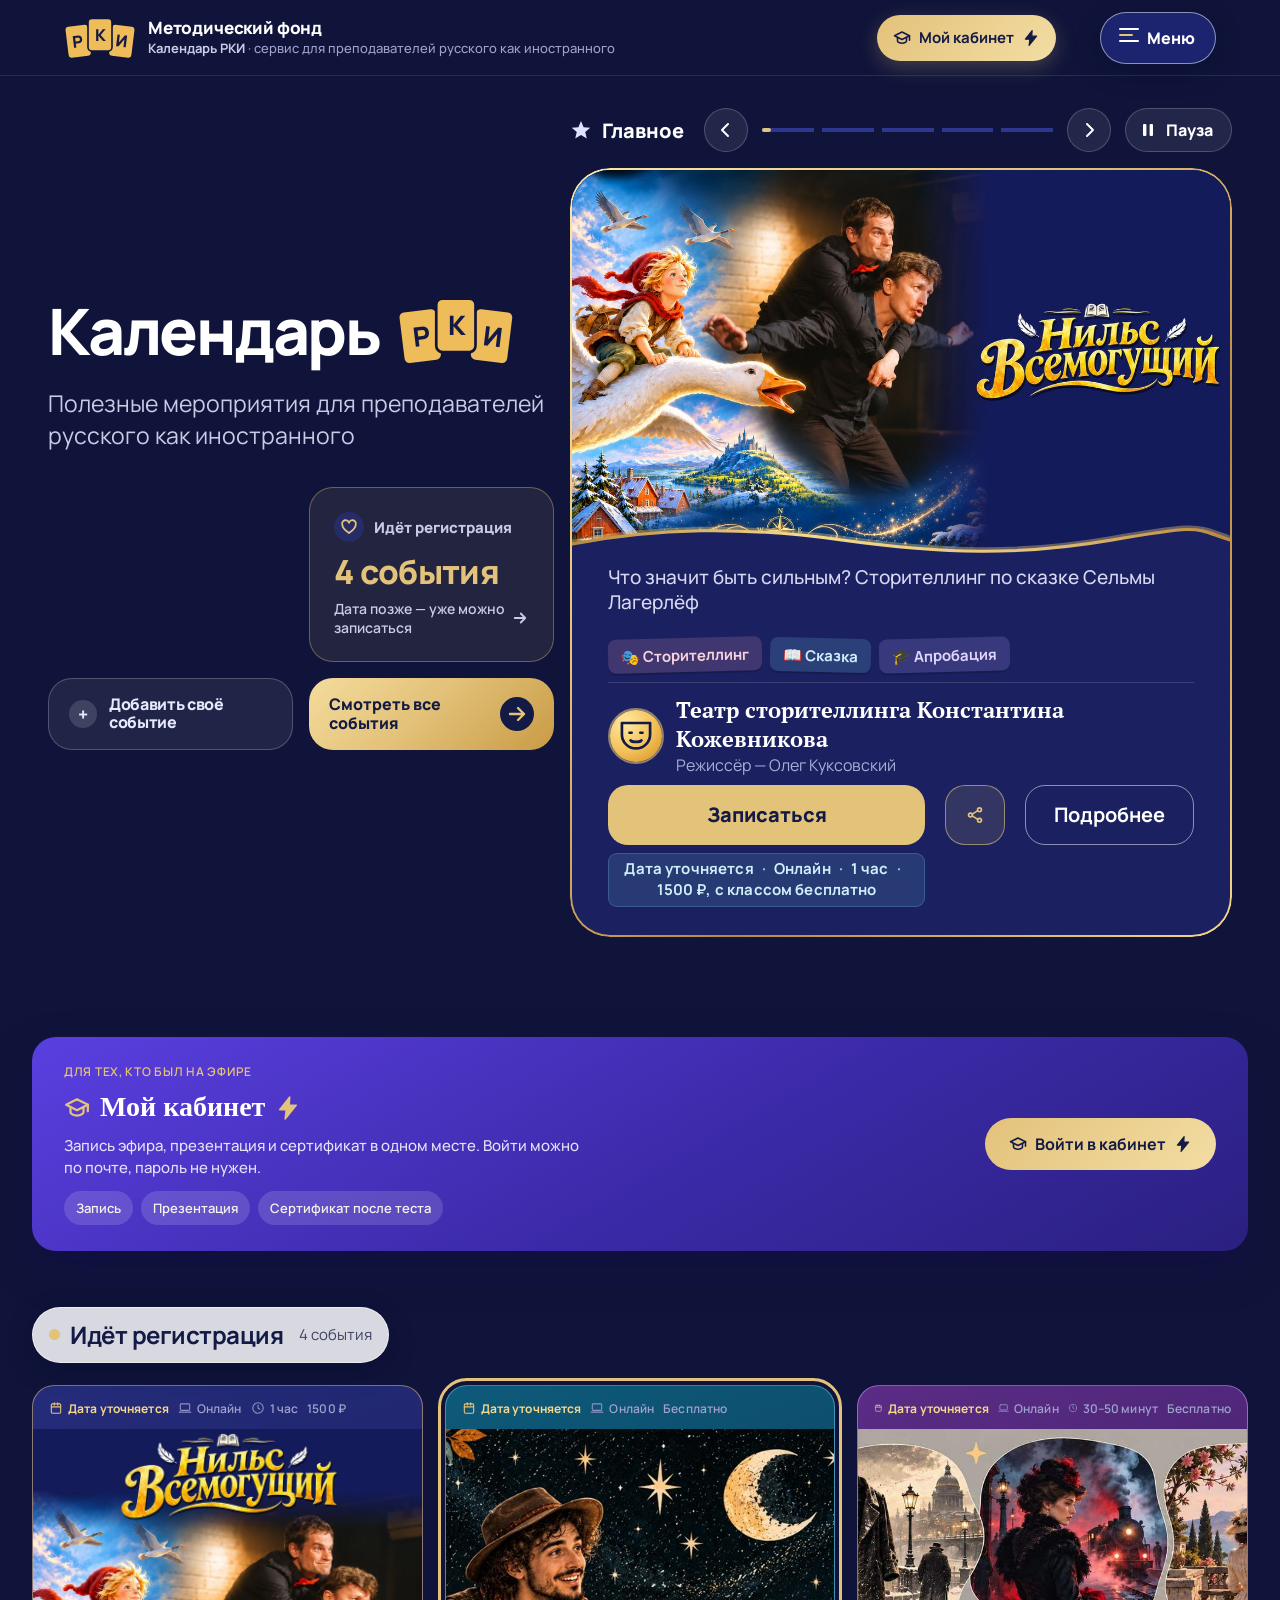
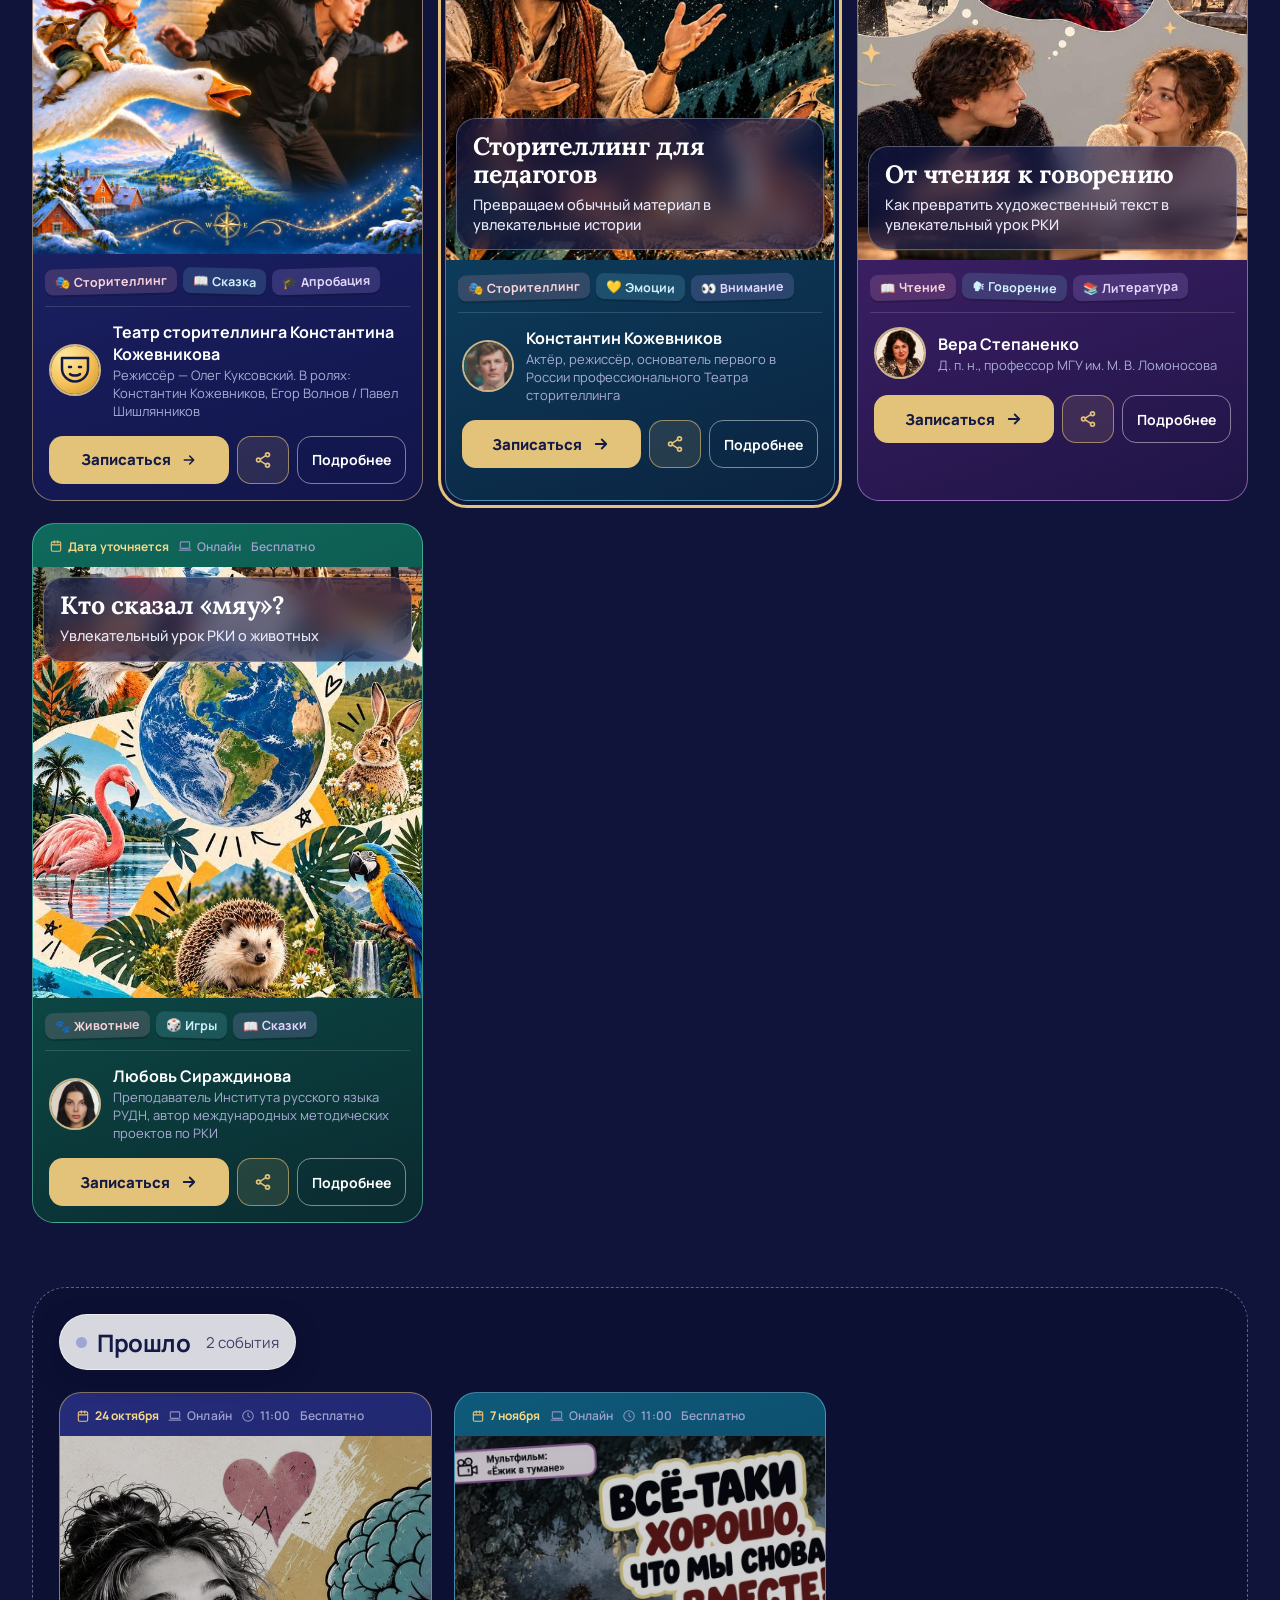
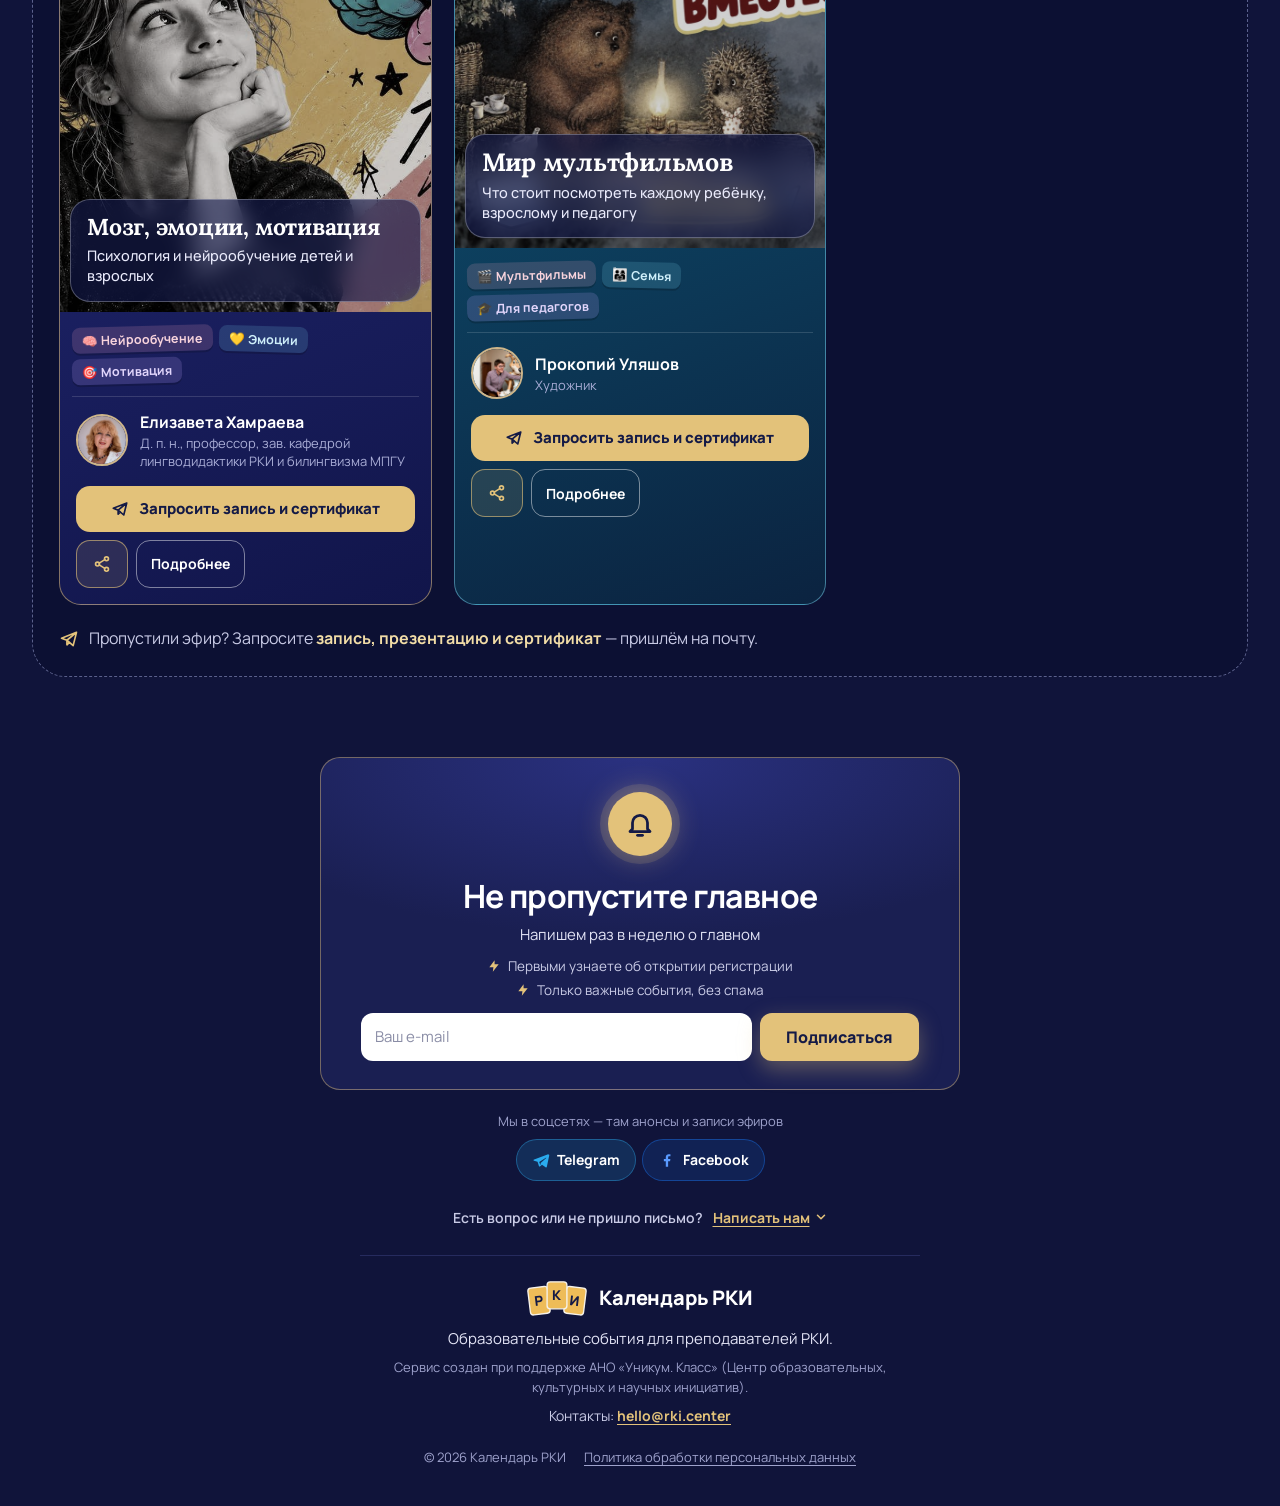
<file: story/index.html>
<!doctype html>
<html lang="ru"><head><meta charset="utf-8">
<meta name="viewport" content="width=device-width, initial-scale=1">
<title>Сторителлинг для педагогов — Календарь РКИ</title>
<meta name="description" content="Превращаем обычный материал в увлекательные истории. Константин Кожевников · онлайн, бесплатно">
<meta property="og:type" content="website">
<meta property="og:site_name" content="Календарь РКИ">
<meta property="og:title" content="Сторителлинг для педагогов — Календарь РКИ">
<meta property="og:description" content="Превращаем обычный материал в увлекательные истории. Константин Кожевников · онлайн, бесплатно">
<meta property="og:url" content="https://calendar.rki.center/story/">
<meta property="og:image" content="https://calendar.rki.center/story/og.jpg">
<meta property="og:image:width" content="1200"><meta property="og:image:height" content="630">
<meta name="twitter:card" content="summary_large_image">
<meta name="twitter:image" content="https://calendar.rki.center/story/og.jpg">
<link rel="canonical" href="https://calendar.rki.center/story/">
<meta http-equiv="refresh" content="0; url=/#story">
<script>location.replace('/#story');</script>
<style>body{margin:0;min-height:100vh;display:grid;place-items:center;background:#141A46;color:#F6DB95;font:600 18px system-ui,sans-serif}a{color:inherit}</style>
</head><body><a href="/#story">Открываем «Сторителлинг для педагогов» в Календаре РКИ…</a></body></html>
</file>
<file: kabinet/kabinet.css>
/* Layout: compact calendar card. Left: date, title, three requests. Right: materials fill in as they are requested. Neutral graphite palette, one indigo accent. */
:root{
  --bg:#F6F6F8; --surface:#FFFFFF; --surface-2:#F1F1F4; --line:#E4E4EA;
  --ink:#101014; --ink-2:#52525B; --ink-3:#8A8A96;
  --accent:#4D5DFB; --accent-soft:#ECEEFF; --on-accent:#FFFFFF;
  --ok:#0F7B5C; --ok-soft:#E2F4EC; --wait:#9A5B00; --wait-soft:#FBF0DB;
  --font-display:'Onest',system-ui,-apple-system,'Segoe UI',sans-serif;
  --font-body:'Onest',system-ui,-apple-system,'Segoe UI',sans-serif;
  --font-num:'Unbounded','Onest',system-ui,sans-serif;
  --font-mono:ui-monospace,'SF Mono',Menlo,Consolas,monospace;
  --shadow:0 1px 0 rgba(16,16,20,.04);
  color-scheme:light;
}
@media (prefers-color-scheme:dark){
  :root:not([data-theme="light"]){
    --bg:#0A0A0C; --surface:#121215; --surface-2:#1A1A1F; --line:#26262D;
    --ink:#EDEDF1; --ink-2:#A1A1AC; --ink-3:#71717D;
    --accent:#8F99FF; --accent-soft:#1B1E44; --on-accent:#0A0A0C;
    --ok:#4AD8A8; --ok-soft:#10302A; --wait:#F2BE6B; --wait-soft:#33260F;
    --shadow:0 1px 0 rgba(0,0,0,.3);
    color-scheme:dark;
  }
}
:root[data-theme="dark"]{
  --bg:#0A0A0C; --surface:#121215; --surface-2:#1A1A1F; --line:#26262D;
  --ink:#EDEDF1; --ink-2:#A1A1AC; --ink-3:#71717D;
  --accent:#8F99FF; --accent-soft:#1B1E44; --on-accent:#0A0A0C;
  --ok:#4AD8A8; --ok-soft:#10302A; --wait:#F2BE6B; --wait-soft:#33260F;
  --shadow:0 1px 0 rgba(0,0,0,.3);
  color-scheme:dark;
}
*{box-sizing:border-box}
html,body{margin:0}
body{background:var(--bg);color:var(--ink);font:400 14.5px/1.5 var(--font-body);-webkit-font-smoothing:antialiased}
button,input{font:inherit;color:inherit}
h1,h2,h3,p{margin:0}
h1,h2,h3{text-wrap:balance;letter-spacing:-.02em}
.wrap{max-width:1000px;margin:0 auto;padding-block:16px 40px;padding-left:max(16px,env(safe-area-inset-left,0px));padding-right:max(16px,env(safe-area-inset-right,0px))}
.muted{color:var(--ink-2)}
:focus-visible{outline:2px solid var(--accent);outline-offset:2px}

/* top bar */
.top{display:flex;align-items:center;justify-content:space-between;gap:12px;flex-wrap:wrap;margin-bottom:20px}
.brand{display:flex;align-items:center;gap:9px;font:600 14px/1 var(--font-num)}
.brand svg{width:26px;height:26px;flex:none}
.tabs{display:inline-flex;padding:3px;gap:2px;background:var(--surface-2);border-radius:10px}
.tabs button{min-height:34px;padding:0 14px;border:0;border-radius:8px;background:transparent;font-weight:600;font-size:13.5px;color:var(--ink-2);cursor:pointer}
.tabs button[aria-pressed="true"]{background:var(--surface);color:var(--ink);box-shadow:0 1px 2px rgba(0,0,0,.12)}
#notice{margin-bottom:14px;padding:10px 14px;border-radius:10px;background:var(--wait-soft);color:var(--wait);font-weight:500}

/* buttons */
.btn{display:inline-flex;align-items:center;justify-content:center;gap:8px;min-height:42px;padding:0 16px;border-radius:10px;border:1px solid transparent;font-weight:600;line-height:1.2;cursor:pointer;text-decoration:none;transition:background .15s,border-color .15s,filter .15s}
.btn:active{transform:translateY(1px)}
.btn-primary{background:var(--ink);color:var(--bg)}
.btn-primary:hover{filter:opacity(.88)}
.btn-quiet{background:var(--surface);border-color:var(--line);color:var(--ink)}
.btn-quiet:hover{border-color:var(--ink-3)}
.btn-like{background:var(--accent-soft);color:var(--accent);border-color:transparent}
.btn-like:hover{filter:brightness(.96)}
.btn[disabled]{opacity:.5;cursor:not-allowed;filter:none}
.btn-sm{min-height:34px;padding:0 12px;border-radius:9px;font-size:13px}
.ico{display:inline-flex;flex:none}

/* participant: login */
.login{max-width:420px;margin:6vh auto 0;background:var(--surface);border:1px solid var(--line);border-radius:18px;padding:24px;display:grid;gap:14px}
.login h1{font:700 21px/1.25 var(--font-display)}
.pin-row{display:flex;gap:8px}
.pin-row input{flex:1;min-width:0;height:50px;border-radius:10px;border:1.5px solid var(--line);background:var(--surface-2);padding:0 12px;font:600 22px var(--font-mono);letter-spacing:.3em;text-align:center}
.pin-row input:focus{outline:none;border-color:var(--accent)}
.pin-row .btn{height:50px}
.err{color:var(--wait);font-weight:500;min-height:1.5em}
.hint{font-size:13px;color:var(--ink-3)}
.hint button{border:0;background:none;padding:0;color:var(--accent);font-weight:600;cursor:pointer;text-decoration:underline}

/* participant: member */
#member{max-width:880px;margin:0 auto}
.hello{display:flex;justify-content:space-between;align-items:center;gap:12px;flex-wrap:wrap;margin-bottom:14px}
.hello h1{font:700 21px/1.2 var(--font-display);margin-bottom:2px}
.hello p{font-size:13.5px}
.who-chip{display:flex;align-items:center;gap:8px;flex-wrap:wrap;background:var(--surface);border:1px solid var(--line);border-radius:12px;padding:5px 5px 5px 12px;font-weight:500;font-size:13.5px}
.who-chip code{font:600 12px var(--font-mono);color:var(--ink-3)}
.evs{display:grid;gap:14px}
.ev{display:grid;grid-template-columns:minmax(0,1fr) minmax(0,1fr);background:var(--surface);border:1px solid var(--line);border-radius:18px;box-shadow:var(--shadow);overflow:hidden}
@media (max-width:780px){.ev{grid-template-columns:minmax(0,1fr)}}
.ev-left{padding:18px;display:grid;gap:14px;align-content:start}
.ev-top{display:flex;gap:16px;align-items:flex-start}
.ev-top>div:last-child{min-width:0}
.ev h3{font:700 16px/1.3 var(--font-display)}
.meta{color:var(--ink-2);margin-top:3px;font-size:13.5px}
.acts{display:flex;gap:8px;flex-wrap:wrap;align-items:center}
.note{font-size:12.5px;color:var(--ink-3)}
.ask{display:grid;gap:6px}
.ask-title{font-size:11px;font-weight:600;letter-spacing:.09em;text-transform:uppercase;color:var(--ink-3)}
.ask-btn{display:flex;align-items:center;gap:10px;width:100%;min-height:40px;padding:0 12px;border-radius:10px;border:1px solid var(--line);background:var(--surface);font-weight:500;font-size:14px;text-align:left;cursor:pointer;transition:border-color .15s,background .15s}
.ask-btn .ico{color:var(--ink-3)}
.ask-btn:hover:not([disabled]){border-color:var(--accent);background:var(--accent-soft)}
.ask-btn:hover:not([disabled]) .ico{color:var(--accent)}
.ask-btn .arrow{margin-left:auto;color:var(--ink-3)}
.ask-btn[disabled]{cursor:default;background:var(--surface-2);color:var(--ink-2)}
.ask-btn.done .ico{color:var(--ok)}
.ev-right{background:var(--surface-2);border-left:1px solid var(--line);padding:18px;display:grid;gap:8px;align-content:start}
@media (max-width:780px){.ev-right{border-left:0;border-top:1px solid var(--line)}}
.item{border:1px dashed var(--line);border-radius:12px;padding:8px 10px;display:grid;gap:8px;color:var(--ink-3)}
.item.on{border:1px solid var(--line);background:var(--surface);color:var(--ink)}
.item.got{border-color:color-mix(in srgb,var(--ok) 45%,var(--line))}
.item.pop{animation:pop .4s ease-out}
@keyframes pop{from{opacity:0;transform:translateX(14px)}to{opacity:1;transform:none}}
.item-row{display:flex;align-items:center;gap:10px;flex-wrap:wrap}
.item-row .nm{font-weight:600;flex:1;min-width:0}
.badge-ico{width:32px;height:32px;border-radius:9px;display:grid;place-items:center;background:var(--surface-2);color:var(--ink-3);flex:none}
.item.on .badge-ico{background:var(--accent-soft);color:var(--accent)}
.item.got .badge-ico{background:var(--ok-soft);color:var(--ok)}
.item.got .badge-ico svg{animation:stamp .45s cubic-bezier(.2,1.4,.4,1)}
@keyframes stamp{from{transform:scale(.4) rotate(-25deg);opacity:0}to{transform:none;opacity:1}}
.item-sub{font-size:13px;color:var(--ink-2)}
.cert-wrap{display:grid;gap:8px}
.cert-row{display:flex;gap:10px;align-items:center;flex-wrap:wrap}
.cert-btn{padding:0;border:1px solid var(--line);border-radius:8px;overflow:hidden;background:#fff;cursor:zoom-in;width:132px;flex:none}
.cert-btn svg{display:block;width:100%;height:auto}
.cert-wrap.zoom .cert-row{align-items:flex-start}
.cert-wrap.zoom .cert-btn{width:100%;cursor:zoom-out}
.ok-note{display:inline-flex;align-items:center;gap:6px;color:var(--ok);font-weight:600;font-size:13px}

/* date block */
.date{position:relative;width:74px;flex:none;margin-top:5px;border:1px solid var(--line);border-radius:12px;background:var(--surface);text-align:center;transform:rotate(-2deg);transition:transform .2s}
.date:hover{transform:rotate(0)}
.date::before,.date::after{content:"";position:absolute;top:-5px;width:5px;height:11px;border-radius:3px;background:var(--ink)}
.date::before{left:16px}.date::after{right:16px}
.date .mo{background:var(--ink);color:var(--bg);border-radius:11px 11px 0 0;font:700 9.5px/1 var(--font-body);letter-spacing:.14em;text-transform:uppercase;padding:8px 0 6px}
.date .dd{font:600 32px/1 var(--font-num);padding:9px 0 4px;font-variant-numeric:tabular-nums}
.date .dd.none{color:var(--ink-3)}
.date .wd{font:500 10px/1 var(--font-body);letter-spacing:.06em;text-transform:uppercase;color:var(--ink-3);white-space:nowrap;padding:0 4px 8px}
.date .tm{border-top:1px dashed var(--line);color:var(--accent);border-radius:0 0 11px 11px;font:600 12px/1 var(--font-body);padding:7px 4px;font-variant-numeric:tabular-nums}

/* pills */
.pill{display:inline-flex;align-items:center;gap:6px;padding:2px 9px;border-radius:999px;font-size:12px;font-weight:600;line-height:1.5;white-space:nowrap}
.pill i{width:6px;height:6px;border-radius:50%;background:currentColor}
.p-none{background:transparent;color:var(--ink-3);border:1px solid var(--line)}
.p-wait{background:var(--wait-soft);color:var(--wait)}
.p-sent{background:var(--accent-soft);color:var(--accent)}
.p-ok{background:var(--ok-soft);color:var(--ok)}
.p-wait i{animation:pulse 1.6s ease-in-out infinite}
@keyframes pulse{50%{opacity:.3}}

/* admin */
.stack{display:grid;gap:14px}
.adm-title{display:flex;justify-content:space-between;align-items:baseline;gap:12px;flex-wrap:wrap}
.adm-title h1{font:700 21px/1.2 var(--font-display)}
.panel{background:var(--surface);border:1px solid var(--line);border-radius:16px;padding:16px;box-shadow:var(--shadow)}
.picker{display:flex;gap:6px;flex-wrap:wrap}
.chip{display:inline-flex;align-items:center;gap:9px;min-height:40px;padding:4px 12px 4px 5px;border-radius:10px;border:1px solid var(--line);background:var(--surface);cursor:pointer;text-align:left;max-width:100%}
.chip[aria-pressed="true"]{border-color:var(--ink);background:var(--surface)}
.chip .cd{font:700 10.5px/1 var(--font-body);letter-spacing:.06em;background:var(--surface-2);color:var(--ink-2);border-radius:6px;padding:7px 8px;text-transform:uppercase;white-space:nowrap}
.chip[aria-pressed="true"] .cd{background:var(--ink);color:var(--bg)}
.chip .ct{min-width:0;max-width:240px;overflow:hidden;text-overflow:ellipsis;white-space:nowrap;font-weight:500}
.chip .cb{background:var(--wait-soft);color:var(--wait);border-radius:999px;padding:0 8px;font-size:12px;font-weight:700}
.set-head{display:flex;justify-content:space-between;gap:12px;flex-wrap:wrap;align-items:baseline;margin-bottom:12px}
.set-head h2{font:700 15px/1.3 var(--font-display)}
.fields{display:grid;grid-template-columns:repeat(auto-fit,minmax(170px,1fr));gap:12px;align-items:end}
.field{display:grid;gap:5px;min-width:0}
.field label,.field .lbl{font-size:12px;font-weight:600;color:var(--ink-2)}
.field input[type=text],.field input[type=url],.field input[type=date],.field input[type=number]{height:40px;min-width:0;border-radius:9px;border:1px solid var(--line);background:var(--surface-2);padding:0 11px}
.field input:focus{outline:none;border-color:var(--accent)}
.field.wide{grid-column:span 2}
@media (max-width:520px){.field.wide{grid-column:auto}}
.switch{display:flex;align-items:center;gap:10px;min-height:40px;font-weight:500}
.switch input{width:18px;height:18px;accent-color:var(--accent)}
.stats{display:grid;grid-template-columns:auto minmax(0,1fr);gap:24px;align-items:center}
@media (max-width:640px){.stats{grid-template-columns:1fr;gap:14px}}
.big{font:700 52px/1 var(--font-display);letter-spacing:-.04em;font-variant-numeric:tabular-nums}
.big small{display:block;font:500 13px/1.4 var(--font-body);letter-spacing:0;color:var(--ink-2);margin-top:8px;max-width:150px}
.bar{display:flex;height:12px;border-radius:6px;overflow:hidden;background:var(--line);gap:2px}
.bar i{display:block;min-width:0}
.legend{display:grid;grid-template-columns:repeat(auto-fit,minmax(130px,1fr));gap:10px 14px;margin-top:14px}
.lg{display:grid;gap:1px}
.lg b{font:700 20px/1.1 var(--font-display);letter-spacing:-.02em;font-variant-numeric:tabular-nums}
.lg span{display:flex;align-items:center;gap:7px;font-size:12.5px;color:var(--ink-2)}
.lg span::before{content:"";width:8px;height:8px;border-radius:3px;background:var(--c)}
.mats{display:grid;grid-template-columns:repeat(auto-fit,minmax(140px,1fr));gap:10px;margin-top:14px;padding-top:12px;border-top:1px dashed var(--line)}
.mat{display:grid;gap:1px}
.mat span{font-size:12.5px;color:var(--ink-2)}
.mat b{display:flex;align-items:center;gap:7px;font:700 17px/1.2 var(--font-display);letter-spacing:-.02em;font-variant-numeric:tabular-nums}
.mat b .ico{color:var(--ok)}
.mat small{font-size:12px;color:var(--ink-3)}
.tbl-head{display:flex;justify-content:space-between;align-items:center;gap:12px;flex-wrap:wrap;padding:14px 14px 10px}
.filters{display:flex;gap:5px;flex-wrap:wrap}
.filters button{min-height:32px;padding:0 11px;border-radius:999px;border:1px solid var(--line);background:var(--surface);font-size:13px;font-weight:500;cursor:pointer}
.filters button[aria-pressed="true"]{background:var(--ink);color:var(--bg);border-color:var(--ink)}
.tbl{padding:0;overflow:hidden}
.row{display:grid;grid-template-columns:minmax(0,1.3fr) minmax(0,1.5fr) minmax(110px,auto);gap:12px;align-items:center;padding:10px 14px;border-top:1px solid var(--line)}
.row.th{padding-block:7px;font-size:11px;font-weight:600;color:var(--ink-3);text-transform:uppercase;letter-spacing:.08em;background:var(--surface-2)}
.who{min-width:0;display:grid;gap:1px}
.who b{font-weight:600;overflow:hidden;text-overflow:ellipsis}
.who .sub{display:flex;gap:8px;align-items:center;flex-wrap:wrap}
.pin{border:0;background:none;padding:0;font:600 12.5px var(--font-mono);color:var(--ink-3);cursor:pointer}
.pin:hover{color:var(--accent)}
.tag{font-size:10.5px;font-weight:600;letter-spacing:.06em;text-transform:uppercase;color:var(--ink-3);border:1px solid var(--line);border-radius:6px;padding:0 6px}
.pills{display:flex;gap:5px;flex-wrap:wrap}
.act{display:flex;justify-content:flex-end}
.act-note{font-size:13px;color:var(--ink-3)}
.act-note.ok{color:var(--ok);font-weight:600}
.empty{padding:24px 18px;text-align:center;color:var(--ink-2)}
@media (max-width:640px){
  .row{grid-template-columns:minmax(0,1fr) auto}
  .row .pills{grid-column:1 / -1;grid-row:2}
  .row.th{display:none}
}
.add{display:grid;grid-template-columns:repeat(auto-fit,minmax(280px,1fr));gap:16px}
.add h2{font:700 15px/1.3 var(--font-display);margin-bottom:10px}
.add form{display:grid;gap:10px}
.two{display:grid;grid-template-columns:1fr 1fr;gap:10px}
@media (max-width:420px){.two{grid-template-columns:1fr}}
.poster-row{display:flex;gap:12px;align-items:center;flex-wrap:wrap}
.poster-row img{height:56px;border-radius:8px;border:1px solid var(--line)}
.poster-row input[type=file]{min-width:0;max-width:100%}

#toast{position:fixed;left:50%;bottom:calc(16px + env(safe-area-inset-bottom,0px));transform:translate(-50%,12px);background:var(--ink);color:var(--bg);padding:10px 16px;border-radius:10px;font-weight:500;max-width:calc(100% - 32px);opacity:0;pointer-events:none;transition:opacity .2s,transform .2s;z-index:20}
#toast.show{opacity:1;transform:translate(-50%,0)}
@media (prefers-reduced-motion:reduce){
  .p-wait i,.item.pop,.item.got .badge-ico svg{animation:none}
  .date{transform:none}
  *{transition:none!important}
}

/* ===== v6: two variants, paired rows ===== */
[hidden]{display:none!important}
:root,:root[data-v="1"]{--g1:#7C5CFF;--g2:#B26BFF;--g3:#FF7AC8;--accent:#6C4DF6;--accent-soft:#F0ECFF;--bg:#F7F6FB;--outline:#7C5CFF;--halo:rgba(124,92,255,.14);--r:20px}
:root[data-v="2"]{--g1:#6D5BFF;--g2:#FF5FA2;--g3:#FFA24D;--accent:#7B4DFF;--accent-soft:#F3EEFF;--bg:#FBF8F5;--halo:rgba(255,95,162,.14);--r:26px}
@media (prefers-color-scheme:dark){
  :root:not([data-theme="light"]),:root[data-v="1"]:not([data-theme="light"]){--accent:#A992FF;--accent-soft:#241C4A;--bg:#0B0A12;--outline:#8C74FF;--halo:rgba(140,116,255,.18)}
  :root[data-v="2"]:not([data-theme="light"]){--accent:#B79CFF;--accent-soft:#2A1D4D;--bg:#0D0A10;--halo:rgba(255,95,162,.16)}
}
:root[data-theme="dark"],:root[data-theme="dark"][data-v="1"]{--accent:#A992FF;--accent-soft:#241C4A;--bg:#0B0A12;--outline:#8C74FF;--halo:rgba(140,116,255,.18)}
:root[data-theme="dark"][data-v="2"]{--accent:#B79CFF;--accent-soft:#2A1D4D;--bg:#0D0A10;--halo:rgba(255,95,162,.16)}

.brand{font:inherit;gap:10px}
.brand svg{width:30px;height:30px}
.wm{font:600 19px/1 var(--font-display);letter-spacing:-.03em}
.wm b{font-weight:700}
.wm em{font-style:normal;font-weight:700;background:linear-gradient(100deg,var(--g1),var(--g2));-webkit-background-clip:text;background-clip:text;color:transparent}
.vsw{display:inline-flex;padding:3px;gap:2px;background:var(--surface-2);border-radius:999px;margin-left:auto}
.vsw button{min-height:30px;padding:0 12px;border:0;border-radius:999px;background:transparent;font-weight:600;font-size:12.5px;color:var(--ink-2);cursor:pointer}
.vsw button[aria-pressed="true"]{background:var(--surface);color:var(--ink);box-shadow:0 1px 2px rgba(0,0,0,.14)}
.hello h1{font-size:22px}

/* card with outline */
.ev{display:block;border:1.5px solid var(--outline);border-radius:var(--r);box-shadow:0 0 0 5px var(--halo);overflow:visible}
:root[data-v="2"] .ev{border:2px solid transparent;background:linear-gradient(var(--surface),var(--surface)) padding-box,linear-gradient(120deg,var(--g1),var(--g2),var(--g3)) border-box}
.ev-head{display:flex;align-items:center;gap:14px;padding:16px 16px 12px}
.ev-info{min-width:0;flex:1}
.ev h3{font:700 16px/1.3 var(--font-display)}
.ev-pic{width:58px;height:74px;object-fit:cover;border-radius:10px;flex:none;transform:rotate(3deg);border:2px solid var(--surface);box-shadow:0 4px 14px rgba(20,10,60,.22)}
:root[data-v="2"] .ev-pic{width:68px;height:68px;border-radius:50%;transform:none;border:0;box-shadow:0 0 0 3px var(--surface),0 0 0 5px var(--g2)}
.date{width:66px;margin-top:4px;border-radius:14px;transform:rotate(-2deg)}
.date .mo{background:linear-gradient(135deg,var(--g1),var(--g2));color:#fff;border-radius:13px 13px 0 0}
.date::before,.date::after{background:var(--ink)}
.date .dd{font-size:28px}
.date .tm{color:var(--accent)}
:root[data-v="2"] .date{border-radius:18px}
:root[data-v="2"] .date .mo{background:linear-gradient(135deg,var(--g2),var(--g3));border-radius:17px 17px 0 0}

/* pairs */
.pairs{display:grid;gap:8px;padding:0 16px 16px}
.pairs-h{display:grid;grid-template-columns:minmax(0,1fr) 22px minmax(0,1fr);font-size:11px;font-weight:600;letter-spacing:.09em;text-transform:uppercase;color:var(--ink-3)}
.pairs-h span:first-child{grid-column:1}.pairs-h span:last-child{grid-column:3}
.pair{display:grid;grid-template-columns:minmax(0,1fr) 22px minmax(0,1fr);align-items:center}
.pair .link{align-self:stretch}
.pair .ask{display:flex;align-items:center;gap:10px;width:100%;min-height:56px;padding:8px 10px;border-radius:14px;border:1px solid var(--line);background:var(--surface);text-align:left;cursor:default}
.pair button.ask{cursor:pointer;transition:border-color .15s,background .15s,transform .15s}
.pair button.ask:hover{border-color:var(--accent);background:var(--accent-soft);transform:translateY(-1px)}
.pair .ask-i{width:34px;height:34px;border-radius:10px;display:grid;place-items:center;background:var(--accent-soft);color:var(--accent);flex:none;transition:background .15s,color .15s}
.pair button.ask:hover .ask-i{background:var(--accent);color:#fff}
.pair .ask-t{display:grid;min-width:0;line-height:1.25}
.pair .ask-t b{font-weight:600;font-size:14px}
.pair .ask-t small{font-size:12px;color:var(--accent);font-weight:600}
.pair .ask .arrow{margin-left:auto;color:var(--ink-3)}
.pair .ask.on{background:var(--surface-2);border-color:transparent}
.pair .ask.on .ask-i{background:var(--ok-soft);color:var(--ok)}
.pair .ask.on small{color:var(--ok)}
.link{position:relative}
.link::before{content:"";position:absolute;left:3px;right:5px;top:50%;border-top:2px dotted var(--line)}
.link::after{content:"";position:absolute;right:3px;top:50%;width:6px;height:6px;margin-top:-3.5px;border-top:2px solid var(--line);border-right:2px solid var(--line);transform:rotate(45deg)}
.pair.s-req .link::before,.pair.s-got .link::before{border-color:var(--accent)}
.pair.s-req .link::after,.pair.s-got .link::after{border-color:var(--accent)}
.got{border-radius:14px;padding:8px 10px;display:grid;gap:8px;align-content:center;min-width:0}
.got.empty{border:1px dashed var(--line);color:var(--ink-3);font-size:13px;place-items:center}
.got.waiting{background:var(--wait-soft);color:var(--wait);font-size:13px;font-weight:500;grid-auto-flow:column;justify-content:start;align-items:center;gap:10px}
.dots{display:inline-flex;gap:3px}
.dots i{width:5px;height:5px;border-radius:50%;background:currentColor;animation:dot 1.2s ease-in-out infinite}
.dots i:nth-child(2){animation-delay:.15s}.dots i:nth-child(3){animation-delay:.3s}
@keyframes dot{0%,80%,100%{opacity:.25;transform:none}40%{opacity:1;transform:translateY(-3px)}}
.got.ready{background:var(--surface);border:1px solid var(--accent)}
.got.ready.liked{border-color:var(--ok);background:var(--ok-soft)}
.pair.pop .got{animation:pop2 .45s cubic-bezier(.2,1.2,.4,1)}
@keyframes pop2{from{opacity:0;transform:translateX(16px) scale(.96)}to{opacity:1;transform:none}}
.got .btn-primary{background:linear-gradient(120deg,var(--g1),var(--g2));color:#fff}
.got .cert-wrap{display:flex;gap:8px;align-items:center;flex-wrap:wrap}
.got .cert-btn{width:100px}
.got .cert-wrap.zoom{display:grid}
.got .cert-wrap.zoom .cert-btn{width:100%}

/* reactions */
.react{display:grid;gap:6px}
.react-q{font-size:12px;color:var(--ink-2);font-weight:500}
.react-row{display:flex;gap:6px;flex-wrap:wrap}
.rx{display:inline-flex;align-items:center;gap:6px;min-height:34px;padding:0 11px 0 9px;border-radius:999px;border:1px solid var(--line);background:var(--surface);cursor:pointer;font-weight:600;font-size:12.5px;transition:transform .15s,border-color .15s,background .15s}
.rx-e{font-size:17px;line-height:1;transition:transform .2s}
.rx:hover:not([disabled]){border-color:var(--accent);background:var(--accent-soft);transform:translateY(-2px)}
.rx:hover:not([disabled]) .rx-e{transform:scale(1.25) rotate(-8deg)}
.rx:active{transform:scale(.94)}
.rx[disabled]{opacity:.5}
:root[data-v="2"] .rx{width:44px;height:44px;min-height:0;padding:0;justify-content:center;border:0;background:var(--surface-2)}
:root[data-v="2"] .rx-l{display:none}
:root[data-v="2"] .rx-e{font-size:23px}
:root[data-v="2"] .rx:hover:not([disabled]){background:linear-gradient(135deg,var(--g1),var(--g2))}
.react.done{display:flex;align-items:center;gap:9px}
.react-em{font-size:26px;line-height:1;animation:heart .6s cubic-bezier(.2,1.6,.4,1)}
@keyframes heart{0%{transform:scale(.2) rotate(-20deg);opacity:0}60%{transform:scale(1.45) rotate(8deg);opacity:1}100%{transform:none}}
.react-t{color:var(--ok);font-weight:600;font-size:13px;line-height:1.25}

@media (max-width:560px){
  .pairs-h{display:none}
  .pair{grid-template-columns:minmax(0,1fr);gap:4px;padding:8px;border:1px solid var(--line);border-radius:16px}
  .pair .link{height:14px}
  .pair .link::before{left:50%;right:auto;top:0;bottom:4px;border-top:0;border-left:2px dotted var(--line)}
  .pair .link::after{right:auto;left:50%;top:auto;bottom:3px;margin:0 0 0 -3px;transform:rotate(135deg)}
  .vsw{margin-left:0}
}
@media (prefers-reduced-motion:reduce){.dots i,.react-em,.pair.pop .got{animation:none}.rx,.rx-e{transition:none}}

/* ===== v7: compact layout ===== */
.ev-head{padding:14px 16px 10px;gap:12px}
.dchip{flex:none;width:56px;border-radius:14px;background:linear-gradient(145deg,var(--g1),var(--g2));color:#fff;text-align:center;padding:7px 0 6px;line-height:1}
.dchip b{display:block;font:600 24px/1 var(--font-num)}
.dchip span{display:block;font-size:10.5px;font-weight:600;letter-spacing:.04em;text-transform:uppercase;margin-top:4px;opacity:.92}
:root[data-v="2"] .dchip{background:linear-gradient(145deg,var(--g2),var(--g3));border-radius:18px}
.ev-head .meta{margin-top:2px;font-size:13px}
.ev-pic{width:46px;height:58px}
:root[data-v="2"] .ev-pic{width:56px;height:56px}
.mrows{display:grid;gap:8px;padding:0 12px 12px}
.mrow{display:grid;grid-template-columns:minmax(170px,.8fr) minmax(0,1.6fr);border:1px solid var(--line);border-radius:14px;background:var(--surface);overflow:hidden}
.m-left{display:flex;align-items:center;gap:10px;padding:10px 12px;background:var(--surface-2);min-width:0}
.m-ico{width:36px;height:36px;border-radius:11px;display:grid;place-items:center;flex:none;background:var(--surface);color:var(--ink-3);border:1px solid var(--line)}
.s-req .m-ico{background:var(--wait-soft);color:var(--wait);border-color:transparent}
.s-got .m-ico{background:var(--accent-soft);color:var(--accent);border-color:transparent}
.s-liked .m-ico{background:var(--ok-soft);color:var(--ok);border-color:transparent}
.m-name{display:grid;line-height:1.25;min-width:0}
.m-name b{font-weight:600;font-size:14px}
.st{display:inline-flex;align-items:center;gap:4px;font-size:12px;font-weight:600}
.st .ico svg{width:12px;height:12px}
.st.none{color:var(--ink-3);font-weight:500}.st.wait{color:var(--wait)}.st.ok{color:var(--ok)}
.m-right{padding:10px 12px;display:grid;gap:8px;align-content:center;justify-items:start;min-width:0}
.m-actions{display:flex;gap:8px;align-items:center;flex-wrap:wrap}
.mrow .cert-btn{width:84px}
.mrow.zoom{grid-template-columns:1fr}
.mrow.zoom .m-right{justify-items:stretch}
.mrow.zoom .cert-btn{width:100%;cursor:zoom-out}
.mrow.zoom .m-actions{display:grid}
.mrow .btn-primary{background:linear-gradient(120deg,var(--g1),var(--g2));color:#fff}
.wait-note{display:flex;align-items:center;gap:10px;font-size:13px;font-weight:500;color:var(--wait)}
.mrow.pop{animation:pop2 .45s cubic-bezier(.2,1.2,.4,1)}
.react{display:flex;align-items:center;gap:8px;flex-wrap:wrap}
.react-q{font-size:12.5px}
.rx{min-height:30px}
:root[data-v="2"] .rx{width:36px;height:36px}
:root[data-v="2"] .rx-e{font-size:19px}
.react.done{gap:8px}.react-em{font-size:22px}
.review{margin:0 12px 14px;padding:12px;border-radius:14px;border:1px dashed var(--line);display:grid;gap:10px}
.rv-head{display:flex;align-items:center;justify-content:space-between;gap:10px;flex-wrap:wrap}
.stars{display:inline-flex;gap:2px}
.star{border:0;background:none;padding:2px 3px;font-size:24px;line-height:1;color:var(--line);cursor:pointer;transition:transform .15s,color .15s}
.star:hover{transform:scale(1.2)}
.star.on{color:#F5A524}
.rv-text{width:100%;border-radius:10px;border:1px solid var(--line);background:var(--surface-2);padding:9px 11px;resize:vertical;min-height:56px}
.rv-text:focus{outline:none;border-color:var(--accent)}
.rv-send{display:flex;justify-content:flex-end}
.review.done{display:flex;align-items:center;gap:10px;border-style:solid;background:var(--ok-soft);border-color:transparent}
.rv-stars{color:#F5A524;font-size:18px;letter-spacing:1px}.rv-thanks{color:var(--ok);font-weight:600;font-size:13px}
@media (max-width:560px){.mrow{grid-template-columns:1fr}.m-left{padding:8px 12px}}

/* ===== v8: dark plaque with poster, colorful icons, stickers ===== */
.ev-head{display:flex;align-items:center;gap:18px;padding:18px;border-radius:calc(var(--r) - 2px) calc(var(--r) - 2px) 0 0;background:radial-gradient(120% 140% at 0% 0%,#34227A 0%,#17142B 55%,#100E1F 100%);color:#fff;margin-bottom:12px}
:root[data-v="2"] .ev-head{background:radial-gradient(120% 140% at 0% 0%,#5B2268 0%,#241236 55%,#150C22 100%)}
.ev-pic{width:128px;height:auto;max-height:190px;aspect-ratio:3/4;object-fit:cover;border-radius:14px;border:0;transform:rotate(-3deg);box-shadow:0 10px 28px rgba(0,0,0,.45),0 0 0 3px rgba(255,255,255,.12);flex:none;background:#2a2450}
:root[data-v="2"] .ev-pic{width:128px;height:128px;aspect-ratio:1;border-radius:50%;transform:none;box-shadow:0 0 0 3px #150C22,0 0 0 5px var(--g2)}
.ev-info{display:grid;gap:6px;min-width:0;flex:1}
.d-big{display:flex;align-items:baseline;gap:8px}
.d-big b{font:600 40px/1 var(--font-num);background:linear-gradient(120deg,#fff,#CDBEFF);-webkit-background-clip:text;background-clip:text;color:transparent}
:root[data-v="2"] .d-big b{background:linear-gradient(120deg,#fff,#FFC6A1);-webkit-background-clip:text;background-clip:text}
.d-big span{font:600 20px/1 var(--font-display);letter-spacing:-.01em}
.d-sub{display:inline-flex;width:fit-content;font-size:12.5px;font-weight:600;padding:4px 10px;border-radius:999px;background:rgba(255,255,255,.14);color:#fff}
.ev-head h3{font:700 19px/1.25 var(--font-display);color:#fff;margin-top:2px}
.ev-head .meta{color:rgba(255,255,255,.72);margin:0;font-size:13px}
@media (max-width:560px){.ev-head{flex-direction:column;align-items:flex-start;gap:14px}.ev-pic{width:112px;max-height:150px}:root[data-v="2"] .ev-pic{width:96px;height:96px}.d-big b{font-size:34px}}

.m-ico{width:46px;height:46px;border-radius:15px;border:0;color:#fff;box-shadow:0 6px 14px -6px var(--sh,rgba(80,60,200,.6)),inset 0 1px 0 rgba(255,255,255,.35)}
.m-ico svg{width:24px;height:24px}
.m-ico.k-rec{background:linear-gradient(145deg,#FF7A59,#F0366B);--sh:rgba(240,54,107,.55)}
.m-ico.k-pres{background:linear-gradient(145deg,#FFC14D,#FF8A1F);--sh:rgba(255,138,31,.55)}
.m-ico.k-cert{background:linear-gradient(145deg,#8C6BFF,#5B3CF0);--sh:rgba(91,60,240,.55)}
.s-none .m-ico{filter:saturate(.55) opacity(.85)}
.s-req .m-ico,.s-got .m-ico,.s-liked .m-ico{color:#fff}
.m-name b{font-size:15px}

.react{display:grid;gap:8px;width:100%}
.stk-row{display:grid;grid-template-columns:repeat(5,minmax(0,1fr));gap:6px}
.stk{display:grid;justify-items:center;gap:3px;padding:7px 2px 6px;border:0;border-radius:14px;cursor:pointer;background:var(--surface-2);transition:transform .18s cubic-bezier(.2,1.5,.4,1),background .15s,box-shadow .15s}
.stk-e{font-size:25px;line-height:1;transition:transform .2s}
.stk-l{font-size:10.5px;font-weight:600;color:var(--ink-2);line-height:1.1;text-align:center}
.stk:hover:not([disabled]){transform:translateY(-3px) rotate(-3deg);box-shadow:0 8px 16px -8px rgba(40,20,120,.45)}
.stk:nth-child(even):hover:not([disabled]){transform:translateY(-3px) rotate(3deg)}
.stk:hover:not([disabled]) .stk-e{transform:scale(1.2)}
.stk:active{transform:scale(.92)}
.stk.c0:hover{background:#FFE3EA}.stk.c1:hover{background:#FFF1CC}.stk.c2:hover{background:#FFE1CF}.stk.c3:hover{background:#FFF6BF}.stk.c4:hover{background:#E4F1FF}
.stk:hover .stk-l{color:#2a2433}
.stk[disabled]{opacity:.5}
.react.done{display:flex;align-items:center;gap:10px}
.react-em{font-size:30px}
.react-t{font-size:13px}
@media (max-width:420px){.stk-l{font-size:9.5px}.stk-e{font-size:22px}}

.review{margin:2px 12px 14px;padding:14px;border-radius:16px;border:1px solid var(--line);background:var(--surface-2);display:grid;gap:10px}
.rv-head{display:flex;gap:12px;align-items:flex-start}
.rv-ico{width:40px;height:40px;border-radius:13px;display:grid;place-items:center;font-size:20px;background:linear-gradient(145deg,var(--g1),var(--g2));flex:none}
.rv-head b{font-size:15px}
.rv-head .meta{font-size:12.5px;margin-top:1px}
.rv-text{width:100%;border-radius:12px;border:1px solid var(--line);background:var(--surface);padding:10px 12px;resize:vertical;min-height:74px}
.review.done{background:var(--ok-soft);border-color:transparent}
.rv-done-h{display:flex;justify-content:space-between;align-items:center;gap:10px}
.rv-done-h b{color:var(--ok)}
.rv-quote{font-size:13.5px;color:var(--ink-2);white-space:pre-wrap}
.ev-head{padding:26px 22px}
.rv-text{font:inherit}
.rv-head>div{text-align:left}
.rv-head{justify-content:flex-start}

/* ===== v9: tempting heart, quick tags ===== */
.react{gap:8px}
.heart-btn{position:relative;display:flex;align-items:center;gap:12px;width:100%;padding:10px 14px;border:0;border-radius:16px;cursor:pointer;text-align:left;color:#fff;background:linear-gradient(120deg,#FF4D7D,#FF7A59);box-shadow:0 10px 22px -10px rgba(255,77,125,.8);transition:transform .18s cubic-bezier(.2,1.5,.4,1),box-shadow .2s;animation:glow 2.4s ease-in-out infinite}
.heart-btn:hover:not([disabled]){transform:translateY(-2px) scale(1.015);box-shadow:0 14px 26px -10px rgba(255,77,125,.95)}
.heart-btn:active{transform:scale(.97)}
.heart-btn[disabled]{opacity:1;animation:none}
.heart-e{font-size:32px;line-height:1;display:inline-block;animation:beat 1.4s ease-in-out infinite;filter:drop-shadow(0 2px 4px rgba(120,0,40,.4))}
.heart-t{display:grid;line-height:1.25}
.heart-t b{font-size:15px;font-weight:700}
.heart-t small{font-size:12px;opacity:.92;font-weight:500}
@keyframes beat{0%,100%{transform:scale(1)}14%{transform:scale(1.28)}28%{transform:scale(1)}42%{transform:scale(1.2)}70%{transform:scale(1)}}
@keyframes glow{50%{box-shadow:0 10px 30px -6px rgba(255,77,125,.95)}}
.heart-btn[disabled] .heart-e{animation:beat .5s ease-in-out 2}
.react{position:relative}
.fly{position:absolute;bottom:50px;font-size:22px;pointer-events:none;animation:fly .9s ease-out var(--d) forwards;opacity:0}
@keyframes fly{0%{opacity:1;transform:translate(0,0) scale(.6) rotate(0)}100%{opacity:0;transform:translate(var(--x),-110px) scale(1.4) rotate(var(--r))}}
.stk-row{grid-template-columns:repeat(4,minmax(0,1fr))}
.stk{flex-direction:row;display:flex;align-items:center;justify-content:center;gap:6px;padding:7px 4px}
.stk-e{font-size:18px}.stk-l{font-size:11px}
@media (max-width:560px){.stk-row{grid-template-columns:repeat(2,minmax(0,1fr))}}
.tagrow{display:flex;flex-wrap:wrap;gap:6px}
.tag-btn,.tag-on{display:inline-flex;align-items:center;gap:6px;min-height:34px;padding:0 12px 0 10px;border-radius:999px;border:1px solid var(--line);background:var(--surface);font-weight:600;font-size:13px;cursor:pointer;transition:transform .15s,background .15s,border-color .15s}
.tag-btn span{font-size:16px}
.tag-btn:hover{transform:translateY(-2px);border-color:var(--accent)}
.tag-btn.on{background:linear-gradient(120deg,var(--g1),var(--g2));color:#fff;border-color:transparent;box-shadow:0 6px 14px -6px rgba(108,77,246,.7)}
.tag-on{cursor:default;background:var(--surface);min-height:30px;font-size:12.5px}
@media (prefers-reduced-motion:reduce){.heart-btn,.heart-e,.fly{animation:none}}

/* ===== v10: quiz, collapsible review, admin feedback ===== */
.m-ico.k-test{background:linear-gradient(145deg,#2DD4BF,#0EA5A4);--sh:rgba(14,165,164,.55)}
.item-sub.lock{display:inline-flex;align-items:center;gap:6px;color:var(--ink-3)}
.ok-line{display:inline-flex;align-items:center;gap:8px;color:var(--ok);font-weight:600;font-size:13px}
.quiz{display:grid;gap:8px;width:100%}
.quiz-p{display:flex;align-items:center;gap:10px;font-size:12px;font-weight:600;color:var(--ink-2)}
.quiz-p i{flex:1;height:5px;border-radius:3px;background:var(--line);overflow:hidden}
.quiz-p em{display:block;height:100%;background:linear-gradient(90deg,var(--g1),var(--g2));transition:width .3s}
.quiz-q{font-size:14.5px;line-height:1.35}
.quiz-o{display:flex;align-items:center;gap:10px;width:100%;min-height:40px;padding:6px 10px;border-radius:12px;border:1px solid var(--line);background:var(--surface);text-align:left;font-weight:500;cursor:pointer;transition:border-color .15s,background .15s,transform .15s}
.quiz-o span{width:24px;height:24px;border-radius:8px;background:var(--surface-2);display:grid;place-items:center;font-size:12px;font-weight:700;color:var(--ink-2);flex:none}
.quiz-o:hover{border-color:var(--accent);background:var(--accent-soft);transform:translateX(2px)}
.review.closed{padding:0;background:var(--surface-2)}
.rv-bar{display:flex;align-items:center;gap:12px;width:100%;padding:12px 14px;border:0;background:none;text-align:left;cursor:pointer;border-radius:16px}
.rv-bt{display:grid;flex:1;line-height:1.3}.rv-bt b{font-size:15px}.rv-bt small{font-size:12.5px;color:var(--ink-2)}
.chev{font-size:22px;line-height:1;color:var(--ink-3);transition:transform .2s}.chev.up{transform:rotate(180deg)}
.review:not(.closed):not(.done){padding-top:8px}
.fbline{margin-top:4px;font-size:12px;color:var(--ink-2)}.fbline i{font-style:normal;color:var(--ink)}
.fb{display:grid;grid-template-columns:repeat(auto-fit,minmax(200px,1fr));gap:12px;margin-top:14px;padding-top:12px;border-top:1px dashed var(--line)}
.fb-h{display:block;font-size:11px;font-weight:600;letter-spacing:.08em;text-transform:uppercase;color:var(--ink-3);margin-bottom:6px}
.fb-chips{display:flex;flex-wrap:wrap;gap:5px}
.fb-chip{display:inline-flex;align-items:center;gap:6px;padding:3px 9px;border-radius:999px;background:var(--surface-2);font-size:12.5px;font-weight:500}
.fb-chip b{background:var(--ink);color:var(--bg);border-radius:999px;padding:0 6px;font-size:11px}
.fb-rv{grid-column:1/-1;display:grid;gap:4px;font-size:13px}.fb-rv p{color:var(--ink-2)}.fb-rv b{color:var(--ink)}
.field.wide2{grid-column:1/-1}
.quiz-ed{width:100%;border-radius:9px;border:1px solid var(--line);background:var(--surface-2);padding:10px 11px;font:13px/1.5 var(--font-mono);resize:vertical}

/* ===== v11: centered header with certificate, tabs ===== */
.ev-head{display:grid;grid-template-columns:minmax(0,1fr) auto;align-items:center;gap:26px;padding:26px 28px;text-align:center}
.ev-head:not(.has-pic){grid-template-columns:1fr}
.ev-info{justify-items:center;gap:8px}
.d-big{justify-content:center}
.d-big b{font-size:52px}.d-big span{font-size:26px}
.ev-head h3{font:700 34px/1.1 var(--font-display);letter-spacing:-.03em;margin-top:6px}
.d-rest{color:rgba(255,255,255,.85);font-size:14.5px;line-height:1.4;max-width:34ch;text-wrap:balance}
.ev-head .meta{margin-top:2px}
.ev-cert{flex:none;justify-self:center}
.etabs button{padding:0 12px;font-size:13px}
@media (max-width:420px){.etabs{flex-wrap:nowrap;overflow-x:auto;scrollbar-width:none}.etabs button{flex:none}}
.ev-cert-img{display:block;width:196px;height:auto;aspect-ratio:1054/1492;border-radius:10px;box-shadow:0 14px 34px rgba(0,0,0,.5),0 0 0 3px rgba(255,255,255,.14);transform:rotate(2.5deg);object-fit:cover;background:#2a2450}
.ev-cert-img.skel,.cert-img.skel{animation:sk 1.2s ease-in-out infinite}
@keyframes sk{50%{opacity:.5}}
.cert-img{display:block;width:100%;height:auto;aspect-ratio:1054/1492;object-fit:cover}
.mrow .cert-btn{width:64px;border-radius:7px}
.mrow.zoom .cert-btn{width:min(100%,380px);margin-inline:auto}
@media (max-width:720px){
  .ev-head{grid-template-columns:1fr;padding:22px 18px;gap:20px}
  .ev-head h3{font-size:28px}.d-big b{font-size:44px}
  .ev-cert-img{width:150px}
}
.etabs{display:flex;gap:6px;flex-wrap:wrap;margin:0 0 14px}
.etabs button{display:inline-flex;align-items:center;gap:8px;min-height:38px;padding:0 14px;border-radius:999px;border:1px solid var(--line);background:var(--surface);font-weight:600;font-size:13.5px;color:var(--ink-2);cursor:pointer;transition:border-color .15s}
.etabs button:hover{border-color:var(--accent)}
.etabs button.on{background:var(--ink);color:var(--bg);border-color:var(--ink)}
.etabs i{font-style:normal;font-size:11.5px;background:var(--surface-2);color:var(--ink-2);border-radius:999px;padding:1px 7px}
.etabs button.on i{background:rgba(255,255,255,.2);color:inherit}
.soon{display:flex;align-items:center;gap:10px;margin:0 12px 12px;padding:14px;border-radius:14px;background:var(--accent-soft);color:var(--accent);font-weight:600;font-size:13.5px}

/* v12: banner left, text centre, certificate right */
.ev-head.has-pic.has-ban{grid-template-columns:auto minmax(0,1fr) auto;gap:22px}
.ev-head.has-ban:not(.has-pic){grid-template-columns:auto minmax(0,1fr)}
.ev-poster{display:block;width:176px;height:auto;max-height:300px;object-fit:cover;border-radius:12px;box-shadow:0 14px 34px rgba(0,0,0,.5),0 0 0 3px rgba(255,255,255,.14);transform:rotate(-2.5deg);background:#2a2450;justify-self:center}
@media (max-width:860px){
  .ev-head.has-pic.has-ban{grid-template-columns:1fr 1fr;grid-template-areas:"t t" "p c";gap:18px}
  .ev-head.has-ban .ev-info{grid-area:t;order:-1}
  .ev-head.has-ban .ev-poster{grid-area:p;width:min(150px,100%)}
  .ev-head.has-ban .ev-cert{grid-area:c}
  .ev-head.has-ban .ev-cert{width:100%;display:grid;justify-items:center}
  .ev-head.has-ban .ev-cert-img{width:150px;max-width:100%}
}

/* ===== v13: guided steps, tone colours, centred tabs ===== */
.cab{display:inline-flex;align-items:center;gap:6px;white-space:nowrap;flex:none;margin-left:10px;padding:5px 12px;border-radius:999px;font-size:12px;font-weight:700;letter-spacing:.02em;color:var(--accent);background:var(--accent-soft)}
.brand{flex-wrap:nowrap}
.etabs{justify-content:center;width:fit-content;max-width:100%;margin:6px auto 18px;padding:4px;gap:2px;background:var(--surface-2);border-radius:999px;border:0}
.etabs button{border:0;background:transparent;min-height:40px;padding:0 18px;font-size:14px}
.etabs button:hover{border:0;color:var(--ink)}
.etabs button.on{background:linear-gradient(120deg,var(--g1),var(--g2));color:#fff;box-shadow:0 6px 16px -6px rgba(108,77,246,.7)}
.etabs button.on i{background:rgba(255,255,255,.25)}
@media (max-width:420px){.etabs button{padding:0 12px;font-size:13px}}

.tones{display:flex;flex-wrap:wrap;gap:6px 14px;font-size:12px;font-weight:600;color:var(--ink-2);padding:0 2px 2px}
.tone{display:inline-flex;align-items:center;gap:6px}
.tone i{width:10px;height:10px;border-radius:50%;background:var(--c)}
.t-todo{--c:var(--accent);--cs:var(--accent-soft)}.t-wait{--c:#D98A00;--cs:var(--wait-soft)}.t-done{--c:var(--ok);--cs:var(--ok-soft)}.t-lock{--c:var(--ink-3);--cs:var(--surface-2)}

.mrow{grid-template-columns:minmax(170px,.75fr) minmax(0,1fr) minmax(0,1.55fr);border-width:1px;position:relative}
.mrow::before{content:"";position:absolute;left:0;top:0;bottom:0;width:5px;background:var(--c)}
.mrow.zoom{grid-template-columns:minmax(170px,.75fr) minmax(0,1fr)}
.mrow.zoom .m-right{grid-column:1/-1;border-top:1px solid var(--line)}
.m-left{background:var(--cs);padding:12px 14px 12px 18px}
.m-mid{padding:12px 14px;display:flex;align-items:center;border-left:1px solid var(--line);border-right:1px solid var(--line)}
.m-mid p{font-size:13px;line-height:1.45;color:var(--ink-2)}
.mrow.zoom .m-mid{border-right:0}
.m-ico{position:relative}
.m-ico.locked{background:linear-gradient(145deg,#B9B9C6,#8E8EA0);--sh:rgba(0,0,0,.2);filter:none}
.m-ok{position:absolute;right:-5px;bottom:-5px;width:20px;height:20px;border-radius:50%;background:var(--ok);color:#fff;display:grid;place-items:center;border:2px solid var(--surface);font-style:normal}
.m-ok svg{width:11px!important;height:11px!important}
.s-none .m-ico{filter:none}
.m-no{font-style:normal;font-size:10.5px;font-weight:700;letter-spacing:.08em;text-transform:uppercase;color:var(--c)}
.st{padding:2px 9px;border-radius:999px;background:var(--surface);color:var(--c);width:fit-content;margin-top:3px;border:1px solid color-mix(in srgb,var(--c) 30%,transparent)}
.st.t-todo,.st.t-wait,.st.t-done,.st.t-lock{color:var(--c)}
.mrow.t-lock .m-right{opacity:.8}
.demo{display:flex;flex-wrap:wrap;align-items:center;gap:8px 12px;margin:0 12px 14px;padding:10px 12px;border-radius:12px;border:1px dashed var(--line);font-size:12.5px;color:var(--ink-2)}
.demo b{color:var(--ink)}.demo span{flex:1;min-width:120px}
@media (max-width:720px){
  .mrow,.mrow.zoom{grid-template-columns:1fr}
  .m-mid{border:0;padding:0 14px 8px 18px}
  .m-left{padding-bottom:8px}
  .mrow.zoom .m-right{border-top:0}
  .m-right{padding-left:18px}
}
@media (max-width:560px){
  .etabs{flex-wrap:nowrap;overflow-x:auto;scrollbar-width:none;gap:0}
  .etabs{justify-content:safe center;width:100%}
  .etabs button{flex:none;padding:0 9px;font-size:12.5px;gap:5px}
}

/* ===== v14: calmer palette, 3 steps, compact plaque ===== */
.t-todo{--c:var(--accent);--cs:var(--accent-soft)}
.t-wait,.t-lock{--c:#6B6B7B;--cs:var(--surface-2)}
.t-done{--c:var(--ok);--cs:var(--ok-soft)}
.mrow .m-ico[class]{background:var(--surface);color:var(--c);box-shadow:0 0 0 1.5px color-mix(in srgb,var(--c) 35%,transparent);filter:none;border:0}
.mrow .m-left{background:var(--surface-2)}
.mrow.t-done .m-left{background:var(--ok-soft)}
.mrow.t-todo .m-left{background:var(--accent-soft)}
.wait-note{color:var(--ink-2)}
.dots i{background:var(--ink-3)}
.help{font-size:12.5px;color:var(--ink-2);line-height:1.4}
.help a{color:var(--accent);font-weight:600}
.tones{gap:6px 16px}
.mrow .btn-primary{background:var(--accent);color:#fff}
:root[data-theme="dark"] .mrow .btn-primary,:root:not([data-theme="light"]) .mrow .btn-primary{color:#10101a}
@media (prefers-color-scheme:light){:root:not([data-theme="dark"]) .mrow .btn-primary{color:#fff}}
.ev-head{padding:16px 20px;gap:18px;margin-bottom:10px}
.ev-head .ev-info{gap:5px}
.d-big b{font-size:34px}.d-big span{font-size:18px}
.d-sub{font-size:12px;padding:3px 9px}
.ev-head h3{font-size:24px;margin-top:2px}
.d-rest{font-size:13px;line-height:1.35}
.ev-poster{width:104px;max-height:170px;border-radius:9px;box-shadow:0 8px 20px rgba(0,0,0,.45),0 0 0 2px rgba(255,255,255,.12)}
.ev-cert-img{width:112px;border-radius:7px;box-shadow:0 8px 20px rgba(0,0,0,.45),0 0 0 2px rgba(255,255,255,.12)}
@media (max-width:860px){
  .ev-head.has-pic.has-ban{gap:12px;padding:16px 14px}
  .ev-head.has-ban .ev-poster{width:92px}
  .ev-head.has-ban .ev-cert-img{width:92px}
  .ev-head h3{font-size:22px}
}

/* ===== v15: stepper ===== */
.tones{display:none}
.mrows{display:grid;gap:0;padding:8px 16px 10px}
.step{display:grid;grid-template-columns:40px minmax(0,1fr);gap:0 12px;padding-bottom:14px}
.step:last-child{padding-bottom:0}
.s-num{display:flex;flex-direction:column;align-items:center;padding-top:4px}
.s-dot{width:38px;height:38px;border-radius:50%;display:grid;place-items:center;flex:none;font:700 17px/1 var(--font-num);background:var(--surface);border:2px solid var(--line);color:var(--ink-3)}
.s-dot svg{width:18px;height:18px}
.s-line{flex:1;width:2px;margin-top:6px;border-radius:1px;background:var(--line)}
.step:last-child .s-line{display:none}
.step.t-todo .s-dot{background:var(--accent);border-color:var(--accent);color:#fff;box-shadow:0 0 0 4px var(--accent-soft)}
.step.t-wait .s-dot{border-color:var(--accent);color:var(--accent)}
.step.t-done .s-dot{background:var(--ok);border-color:var(--ok);color:#fff}
.step.t-done .s-line{background:var(--ok)}
.s-card{display:grid;grid-template-columns:minmax(0,1fr) minmax(0,1.15fr);gap:12px 20px;align-items:center;padding:14px 16px;border-radius:18px;border:1px solid var(--line);background:var(--surface)}
.step.t-todo .s-card{border-color:var(--accent)}
.step.t-done .s-card{background:var(--ok-soft);border-color:transparent}
.step.t-lock .s-card{background:var(--surface-2);border-style:dashed}
.step.t-lock .s-title b{color:var(--ink-2)}
.s-title{display:flex;align-items:center;gap:8px;flex-wrap:wrap}
.s-emoji{font-size:22px;line-height:1}
.s-title b{font:700 17px/1.25 var(--font-display)}
.s-pill{font-size:11.5px;font-weight:700;padding:2px 10px;border-radius:999px}
.s-pill.p-wait{background:var(--accent-soft);color:var(--accent)}
.s-pill.p-done{background:var(--ok);color:#fff}
.s-pill.p-lock{background:var(--line);color:var(--ink-2)}
.s-hint{margin-top:5px;font-size:14px;line-height:1.45;color:var(--ink-2)}
.step .m-right{padding:0;display:grid;gap:10px;justify-items:start;align-content:center;min-width:0}
.step .btn-primary{background:var(--accent);color:#fff}
.step .cert-btn{width:72px;border-radius:7px}
.step.zoom .s-card{grid-template-columns:1fr}
.step.zoom .m-right{justify-items:stretch}
.step.zoom .cert-btn{width:min(100%,400px);margin-inline:auto;display:block}
.step.zoom .m-actions{display:grid}
.step.pop{animation:pop2 .45s cubic-bezier(.2,1.2,.4,1)}
.wait-note{color:var(--ink-2)}
@media (max-width:720px){
  .mrows{padding:8px 12px 10px}
  .step{grid-template-columns:34px minmax(0,1fr);gap:0 10px}
  .s-dot{width:32px;height:32px;font-size:15px}
  .s-card{grid-template-columns:1fr;padding:12px 14px}
}
.step .stk{background:var(--surface)}
.step.t-done .react-t{color:var(--ok)}

/* ===== v16: straight heart, no tilt ===== */
.heart-btn{align-items:center;padding:10px 16px;gap:12px;overflow:hidden;animation:none;box-shadow:0 8px 18px -10px rgba(255,77,125,.8)}
.heart-btn:hover:not([disabled]){transform:translateY(-1px)}
.heart-e{flex:none;display:grid;place-items:center;width:34px;height:34px;font-size:26px;line-height:1;filter:none;transform-origin:center;animation:beat2 1.6s ease-in-out infinite}
@keyframes beat2{0%,100%{transform:scale(1)}15%{transform:scale(1.15)}30%{transform:scale(1)}45%{transform:scale(1.1)}60%{transform:scale(1)}}
.heart-t{text-align:left}
.ev-poster,.ev-cert-img,.ev-pic{transform:none!important}
.stk:hover:not([disabled]),.stk:nth-child(even):hover:not([disabled]){transform:translateY(-2px)}

/* ===== journey prototype ===== */
.wrap{max-width:1040px}
.top{margin-bottom:14px}
.top-r{display:flex;align-items:center;gap:8px;flex-wrap:wrap}
.role{display:inline-flex;padding:4px;gap:2px;background:var(--surface-2);border-radius:999px}
.role button{position:relative;min-height:38px;padding:0 16px;border:0;border-radius:999px;background:transparent;font-weight:600;font-size:14px;color:var(--ink-2);cursor:pointer}
.role button[aria-pressed="true"]{background:var(--surface);color:var(--ink);box-shadow:0 1px 3px rgba(0,0,0,.16)}
.role .dot{position:absolute;top:2px;right:2px;min-width:18px;height:18px;border-radius:9px;background:#F0366B;color:#fff;font-size:11px;font-weight:700;display:grid;place-items:center;padding:0 5px}
.proto-note{font-size:12.5px;color:var(--ink-2);margin:0 0 14px}
.back{border:0;background:none;color:var(--ink-2);font-weight:600;cursor:pointer;padding:6px 0;margin-bottom:8px}
.back:hover{color:var(--accent)}
h1.pg{font:700 24px/1.2 var(--font-display);margin-bottom:6px}
.lead{color:var(--ink-2);margin-bottom:18px;max-width:60ch}

.start{display:grid;grid-template-columns:1fr 1fr;gap:14px}
.opt{display:grid;gap:10px;text-align:left;padding:20px;border-radius:20px;border:1.5px solid var(--line);background:var(--surface);cursor:pointer;transition:border-color .15s,transform .15s,box-shadow .15s}
.opt:hover{border-color:var(--accent);transform:translateY(-2px);box-shadow:0 10px 24px -14px rgba(108,77,246,.6)}
.opt .em{font-size:34px;line-height:1}
.opt b{font:700 18px/1.25 var(--font-display)}
.opt span.d{color:var(--ink-2);font-size:14px}
.opt .go{color:var(--accent);font-weight:700;font-size:14px}
.opt .tag2{width:fit-content;font-size:11.5px;font-weight:700;padding:2px 10px;border-radius:999px;background:var(--surface-2);color:var(--ink-2)}
@media (max-width:720px){.start{grid-template-columns:1fr}}

.mailbox{max-width:640px;margin:0 auto;border:1px solid var(--line);border-radius:18px;background:var(--surface);overflow:hidden;box-shadow:0 12px 34px -22px rgba(0,0,0,.4)}
.mb-bar{display:flex;gap:6px;padding:10px 14px;background:var(--surface-2);border-bottom:1px solid var(--line)}
.mb-bar i{width:10px;height:10px;border-radius:50%;background:var(--line)}
.mb-meta{padding:14px 20px 0;font-size:13px;color:var(--ink-2);display:grid;gap:2px}
.mb-meta b{color:var(--ink);font-size:14px}
.mb-sub{padding:8px 20px 0;font:700 18px/1.3 var(--font-display)}
.mb-body{padding:14px 20px 22px;display:grid;gap:12px;font-size:15px}
.mb-body .btn{width:fit-content;min-height:46px;padding:0 22px;font-size:15px}
.mb-foot{font-size:12.5px;color:var(--ink-3)}

.site{border:1px solid var(--line);border-radius:18px;overflow:hidden;background:var(--surface);box-shadow:0 12px 34px -22px rgba(0,0,0,.4)}
.site-bar{display:flex;align-items:center;gap:10px;padding:10px 14px;background:var(--surface-2);border-bottom:1px solid var(--line)}
.site-bar .url{flex:1;background:var(--surface);border-radius:999px;padding:5px 14px;font-size:13px;color:var(--ink-2)}
.site-body{padding:20px;display:grid;gap:14px;background:var(--bg)}
.site .etabs{margin:0 auto}
.evc{display:grid;grid-template-columns:150px 1fr;gap:18px;align-items:center;padding:14px;border-radius:18px;background:var(--surface);border:1px solid var(--line)}
.evc img{width:150px;height:150px;border-radius:12px;object-fit:cover}
.evc h3{font:700 20px/1.2 var(--font-display);margin:2px 0 4px}
.evc .m{color:var(--ink-2);font-size:13.5px;margin-bottom:10px}
.evc .btns{display:flex;gap:8px;flex-wrap:wrap}
@media (max-width:560px){.evc{grid-template-columns:1fr}.evc img{width:100%;height:auto;aspect-ratio:1}}
.modal-bg{position:fixed;inset:0;background:rgba(10,8,24,.55);display:grid;place-items:center;padding:16px;z-index:30}
.modal{width:min(440px,100%);background:var(--surface);border-radius:22px;padding:22px;display:grid;gap:12px;box-shadow:0 30px 60px -20px rgba(0,0,0,.5)}
.modal h3{font:700 20px/1.25 var(--font-display)}
.fld{display:grid;gap:4px}.fld label{font-size:12.5px;font-weight:600;color:var(--ink-2)}
.fld input[type=text],.fld input[type=email]{min-height:44px;border-radius:12px;border:1px solid var(--line);background:var(--surface-2);padding:0 12px}
.fld input:focus{outline:2px solid var(--accent);outline-offset:1px}
.chk{display:flex;gap:10px;align-items:flex-start;font-size:13px;color:var(--ink-2);line-height:1.4}
.chk input{margin-top:2px;width:18px;height:18px;accent-color:var(--accent);flex:none}
.err{color:#C0264B;font-size:12.5px;min-height:16px}
.quick{display:flex;gap:6px;flex-wrap:wrap;font-size:12px;color:var(--ink-3);align-items:center}
.quick button{border:1px dashed var(--line);background:none;border-radius:999px;padding:3px 10px;font-size:12px;cursor:pointer;color:var(--ink-2)}
.quick button:hover{border-color:var(--accent);color:var(--accent)}
.centerbox{max-width:520px;margin:30px auto;text-align:center;display:grid;gap:12px;justify-items:center}
.centerbox .big{font-size:48px}

.namebox{display:grid;gap:8px;width:100%}
.namebox .fld input{background:var(--surface)}
.nameprev{font-size:12px;color:var(--ink-3)}

.watch{position:fixed;left:50%;bottom:16px;transform:translateX(-50%);z-index:15;display:flex;align-items:center;gap:12px;background:var(--ink);color:var(--bg);padding:8px 8px 8px 16px;border-radius:999px;max-width:calc(100% - 24px);box-shadow:0 12px 30px -10px rgba(0,0,0,.5);font-size:13px}
.watch span{overflow:hidden;text-overflow:ellipsis;white-space:nowrap;min-width:0}
.watch button{flex:none;border:0;border-radius:999px;background:linear-gradient(120deg,var(--g1),var(--g2));color:#fff;font-weight:700;padding:8px 14px;cursor:pointer}

/* organizer */
.cfg{display:flex;flex-wrap:wrap;gap:10px 22px;align-items:center;padding:12px 16px;border-radius:16px;background:var(--surface);border:1px solid var(--line);margin-bottom:12px}
.cfg .c{display:flex;align-items:center;gap:8px;font-size:13px;font-weight:600}
.seg2{display:inline-flex;padding:3px;background:var(--surface-2);border-radius:999px}
.seg2 button{border:0;background:transparent;border-radius:999px;min-height:30px;padding:0 12px;font-weight:600;font-size:12.5px;color:var(--ink-2);cursor:pointer}
.seg2 button[aria-pressed="true"]{background:var(--ink);color:var(--bg)}
.funnel{display:grid;grid-template-columns:repeat(6,minmax(0,1fr));gap:8px;margin-bottom:12px}
.fn{padding:12px 12px 10px;border-radius:16px;background:var(--surface);border:1px solid var(--line);display:grid;gap:4px}
.fn b{font:600 26px/1 var(--font-num)}
.fn span{font-size:12px;color:var(--ink-2);line-height:1.25}
.fn i{display:block;height:4px;border-radius:2px;background:var(--line);overflow:hidden;margin-top:4px}
.fn i em{display:block;height:100%;background:var(--accent)}
.fn.ok i em{background:var(--ok)}
.fn.hot{border-color:var(--accent);background:var(--accent-soft)}
@media (max-width:860px){.funnel{grid-template-columns:repeat(3,minmax(0,1fr))}}
.queue{padding:12px 16px;border-radius:16px;border:1.5px solid var(--accent);background:var(--accent-soft);margin-bottom:12px;display:grid;gap:8px}
.queue .qrow{display:flex;align-items:center;gap:10px;justify-content:space-between;font-size:13.5px}
.cols{display:grid;grid-template-columns:minmax(0,1.6fr) minmax(0,1fr);gap:12px;align-items:start}
@media (max-width:860px){.cols{grid-template-columns:1fr}}
.card2{border-radius:18px;background:var(--surface);border:1px solid var(--line);overflow:hidden}
.card2 h4{font:700 15px/1.2 var(--font-display);padding:14px 16px 8px}
.flt{display:flex;gap:6px;flex-wrap:wrap;padding:0 16px 10px}
.flt button{border:1px solid var(--line);background:var(--surface);border-radius:999px;min-height:32px;padding:0 12px;font-weight:600;font-size:12.5px;color:var(--ink-2);cursor:pointer}
.flt button[aria-pressed="true"]{background:var(--ink);border-color:var(--ink);color:var(--bg)}
.prow{display:grid;grid-template-columns:minmax(0,1.3fr) minmax(0,1fr) auto;gap:10px;align-items:center;padding:10px 16px;border-top:1px solid var(--line)}
.prow.new{background:var(--accent-soft);animation:flash 2.4s ease-out}
@keyframes flash{0%{box-shadow:inset 0 0 0 2px var(--accent)}100%{box-shadow:inset 0 0 0 2px transparent}}
.prow .n{font-weight:600;font-size:14px}
.prow .e{font-size:12px;color:var(--ink-3);overflow:hidden;text-overflow:ellipsis;white-space:nowrap}
.src{display:inline-flex;font-size:11px;font-weight:700;padding:1px 8px;border-radius:999px;background:var(--surface-2);color:var(--ink-2);margin-left:6px;vertical-align:1px}
.src.site{background:#FFF1D6;color:#8A5200}.src.newc{background:var(--accent);color:#fff}
.prog{display:flex;gap:4px;flex-wrap:wrap}
.pg{font-size:11px;font-weight:600;padding:2px 7px;border-radius:999px;background:var(--surface-2);color:var(--ink-3)}
.pg.on{background:var(--ok-soft);color:var(--ok)}
.when{font-size:11.5px;color:var(--ink-3);text-align:right;white-space:nowrap}
@media (max-width:560px){.prow{grid-template-columns:1fr auto}.prow .prog{grid-column:1/-1}}
.tg{background:var(--surface-2);padding:6px 12px 14px;display:grid;gap:8px;max-height:560px;overflow:auto}
.tg-h{padding:10px 16px;display:flex;align-items:center;gap:10px;background:var(--surface);border-bottom:1px solid var(--line);font-weight:700;font-size:14px}
.tg-h i{width:32px;height:32px;border-radius:50%;background:linear-gradient(145deg,#37AEE2,#1E96C8);display:grid;place-items:center;font-style:normal;color:#fff}
.bub{background:var(--surface);border-radius:14px 14px 14px 4px;padding:8px 12px;font-size:13px;line-height:1.4;box-shadow:0 1px 1px rgba(0,0,0,.06);width:fit-content;max-width:100%}
.bub small{display:block;color:var(--ink-3);font-size:11px;margin-top:2px}
.bub.hot{outline:2px solid var(--accent)}
.uni{margin-top:12px;padding:12px 16px;border-radius:16px;background:var(--surface);border:1px dashed var(--line);font-size:13px;color:var(--ink-2)}
.uni b{color:var(--ink)}
.cabwrap{max-width:880px;margin:0 auto}
.ptitle{font-size:clamp(22px,4vw,30px);margin:6px 0 6px;font-weight:700;letter-spacing:-.01em}.watch{bottom:16px}
.fab{position:fixed;right:16px;bottom:74px;z-index:40;min-height:46px;padding:0 18px;border:0;border-radius:999px;background:var(--ink);color:#fff;font:600 15px var(--font-body);box-shadow:0 8px 24px rgba(16,16,20,.28);cursor:pointer}
.fab:hover{background:var(--accent)}
.loginbox{max-width:420px;margin:18px auto;display:grid;gap:10px}.loginbox h3{margin:0}
.ctx{padding:8px 12px;background:var(--surface-2);border-radius:10px;font-size:13px;color:var(--ink-2);margin-bottom:10px;word-break:break-word}
.myq{display:grid;gap:10px;margin:0 0 14px}.mq{padding:12px 14px;background:var(--surface);border:1px solid var(--line);border-radius:14px}
.mq p{margin:4px 0}.mq small{color:var(--ink-3)}.ans{margin-top:8px;padding:10px 12px;background:var(--ok-soft);border-radius:10px}.ans p{margin:2px 0}
.qcard{margin-bottom:16px}.qitem{padding:12px 0;border-top:1px solid var(--line);display:grid;gap:8px}.qitem p{margin:0}.qh{display:flex;gap:8px;flex-wrap:wrap;justify-content:space-between}.qh span{color:var(--ink-3);font-size:13px}
.qitem .btn{width:fit-content}
.qitem{padding:12px 16px}
.link{background:none;border:0;padding:0;color:var(--accent);font:inherit;text-decoration:underline;cursor:pointer}
.dis{opacity:.55;pointer-events:none}
.ptitle{font-size:clamp(22px,4vw,30px);margin:6px 0;font-weight:700;letter-spacing:-.01em}
.fab{bottom:16px}
.modal select{width:100%;min-height:44px;border:1px solid var(--line);border-radius:12px;padding:0 10px;font:inherit;background:#fff}
.ev-head.has-ban:not(.has-pic){grid-template-columns:minmax(0,1fr) auto;gap:22px}
.cabwrap .ev+.ev{margin-top:22px}
@media (max-width:760px){.ev-head.has-ban:not(.has-pic){grid-template-columns:1fr;justify-items:center}}
@media (max-width:860px){
  .ev-head.has-ban:not(.has-pic){grid-template-columns:1fr;grid-template-areas:none;justify-items:center}
  .ev-head.has-ban:not(.has-pic) .ev-info,.ev-head.has-ban:not(.has-pic) .ev-cert{grid-area:auto;order:0}
}

@media(max-width:480px){.cab{margin-left:6px;padding:5px 10px}.wm{font-size:17px}}

/* достижения */
.ach{margin:0 0 16px}
.ach-frame{border-radius:28px;padding:3px;background:linear-gradient(90deg,#FF6B9A,#FFB547,#FFE66B,#5BE3A6,#5AB8FF,#9B7BFF,#FF6B9A);background-size:300% 100%;animation:achRb 4s linear infinite,achGlowC 5s linear infinite}
.ach-bar{display:block;width:100%;border:0;padding:0;border-radius:25px;cursor:pointer;font:inherit;color:#141A46;background:none}
.ach-in{position:relative;overflow:hidden;display:flex;flex-direction:column;align-items:center;border-radius:25px;background:radial-gradient(circle at 50% 0%,#FFF8D8 0%,#F5D98A 45%,#E3B64C 100%);padding:22px 14px 16px;text-align:center}
.spk{position:absolute;background:#fff;filter:drop-shadow(0 0 4px rgba(255,255,255,.9));clip-path:polygon(50% 0,62% 38%,100% 50%,62% 62%,50% 100%,38% 62%,0 50%,38% 38%);animation:achTw 2s ease-in-out infinite}
.ach-cap{position:relative;width:96px;height:96px;display:block}
.ach-ring{position:absolute;inset:-7px;border-radius:50%;background:conic-gradient(from 0deg,#FF4D8D,#FFB020,#FFE94D,#3DDC97,#35B8FF,#8B6CF0,#FF4D8D);animation:achSpin 3.5s linear infinite;-webkit-mask:radial-gradient(circle closest-side,transparent 86%,#000 88%);mask:radial-gradient(circle closest-side,transparent 86%,#000 88%)}
.ach-ring.g{inset:-9px;filter:blur(7px);opacity:.9;-webkit-mask:none;mask:none}
.ach-disc{position:relative;width:96px;height:96px;border-radius:50%;background:radial-gradient(circle at 35% 30%,#fff,#FFF0BE 55%,#E9C25C);display:flex;align-items:center;justify-content:center;box-shadow:0 6px 16px rgba(138,100,16,.45)}
.cap-g{transform-origin:50px 60px;animation:achCap 3.4s ease-in-out infinite}
.cap-t{transform-origin:82px 46px;animation:achTas 1.7s ease-in-out infinite}
.ach-t{margin-top:12px;font:700 23px/1.2 var(--font-display,Georgia,serif);color:#141A46}
.ach-s{margin-top:3px;font-size:13px;color:#5C4510}
.ach-go{margin-top:14px;display:inline-flex;align-items:center;gap:8px;height:48px;padding:0 30px;border-radius:24px;background:#141A46;color:#F3DDA4;font-weight:700;font-size:16px;box-shadow:0 0 0 4px rgba(255,255,255,.55),0 8px 20px rgba(20,26,70,.45);animation:achPu 1.6s ease-in-out infinite}
.ach-go svg{animation:achBn 1s ease-in-out infinite}
.ach-bar:hover .ach-go{filter:brightness(1.15)}
@keyframes achRb{0%{background-position:0% 50%}100%{background-position:300% 50%}}
@keyframes achGlowC{0%,100%{box-shadow:0 0 26px 2px rgba(255,107,154,.65),0 0 54px rgba(255,181,71,.35)}20%{box-shadow:0 0 26px 2px rgba(255,181,71,.7),0 0 54px rgba(255,230,107,.35)}40%{box-shadow:0 0 26px 2px rgba(91,227,166,.65),0 0 54px rgba(90,184,255,.35)}60%{box-shadow:0 0 26px 2px rgba(90,184,255,.7),0 0 54px rgba(155,123,255,.35)}80%{box-shadow:0 0 26px 2px rgba(155,123,255,.7),0 0 54px rgba(255,107,154,.35)}}
@keyframes achSpin{to{transform:rotate(360deg)}}
@keyframes achTw{0%,100%{opacity:.15;transform:scale(.6)}50%{opacity:1;transform:scale(1.1)}}
@keyframes achPu{0%,100%{transform:scale(1)}50%{transform:scale(1.06)}}
@keyframes achBn{0%,100%{transform:translateY(-2px)}50%{transform:translateY(3px)}}
@keyframes achCap{0%,58%,100%{transform:translateY(0) rotate(-5deg)}20%{transform:translateY(-3px) rotate(4deg)}68%{transform:translateY(-16px) rotate(18deg)}78%{transform:translateY(-22px) rotate(-14deg)}90%{transform:translateY(2px) rotate(3deg)}}
@keyframes achTas{0%,100%{transform:rotate(-16deg)}50%{transform:rotate(16deg)}}
@media(prefers-reduced-motion:reduce){.ach-frame,.ach-ring,.spk,.cap-g,.cap-t,.ach-go,.ach-go svg{animation:none}}
.ach-panel{margin-top:12px;background:#fff;border:1px solid #E8E4DC;border-radius:22px;padding:16px;color:#141A46}
.ach-top{display:flex;justify-content:space-between;align-items:baseline}.ach-top b{font-size:15px}.ach-top span{font-size:12px;color:#5A5F7E}
.ach-row{margin:10px -16px 0;padding:2px 16px 4px;display:flex;gap:12px;overflow-x:auto;scroll-snap-type:x mandatory;scrollbar-width:none}
.ach-row::-webkit-scrollbar{display:none}
.ach-c{flex:none;width:150px;scroll-snap-align:start;display:flex;flex-direction:column}
.ach-pic{position:relative;border-radius:12px;overflow:hidden;box-shadow:0 6px 16px rgba(20,26,70,.2)}
.ach-c.on .ach-pic{outline:2px solid #16845F}
.ach-img{display:block;width:100%;height:auto;aspect-ratio:1054/1492;object-fit:cover}
.ach-c.off .ach-img{filter:grayscale(1) brightness(1.05);opacity:.55}
.ach-img.skel{background:#EFEBE1;min-height:200px}
.ach-lock{position:absolute;left:50%;top:50%;transform:translate(-50%,-50%);width:44px;height:44px;border-radius:50%;background:rgba(20,26,70,.75);display:flex;align-items:center;justify-content:center;font-size:20px}
.ach-bar2{display:block;margin-top:8px;height:6px;border-radius:3px;background:#CFCBC0}.ach-c.on .ach-bar2{background:#16845F}
.ach-c>b{margin-top:6px;font-size:12.5px;line-height:1.2}.ach-c.off>b{color:#8A8676}
.ach-btn{margin-top:8px;height:40px;border:0;border-radius:20px;font:700 14px/1 inherit;display:flex;align-items:center;justify-content:center;gap:6px;cursor:pointer}
.ach-btn.dl{background:#5A3FE0;color:#fff}.ach-btn.go{background:linear-gradient(135deg,#E3C27A,#F3DDA4);color:#141A46;box-shadow:0 4px 12px rgba(163,122,24,.3)}
.ach-hint{margin:12px 0 0;font-size:12.5px;line-height:1.4;color:#5A5F7E;text-align:center}
.ev.flash{animation:achFlash 1.6s ease-out}
@keyframes achFlash{0%{box-shadow:0 0 0 0 rgba(227,194,122,.9)}30%{box-shadow:0 0 0 10px rgba(227,194,122,.5)}100%{box-shadow:0 0 0 0 rgba(227,194,122,0)}}

/* апробация */
.trwrap{margin-bottom:16px}
.ev.tr{border:2px solid #7C5CFF;box-shadow:0 0 0 6px rgba(124,92,255,.14);overflow:hidden}
.tr-head{background:linear-gradient(180deg,#1B1450,#14102E);color:#fff;display:grid;grid-template-columns:minmax(0,1fr)}
.tr-poster{display:block;width:100%;height:auto;max-height:520px;object-fit:cover}
.tr-info{padding:14px 16px 16px;text-align:center}
.tr-chip{display:inline-block;background:#fff;color:#3B27A8;font-weight:700;font-size:12px;border-radius:12px;padding:4px 10px}
.tr-kind{margin-top:8px;font-size:13px;font-weight:700;color:#F3DDA4;letter-spacing:.04em;text-transform:uppercase}
.tr-info h3{margin:4px 0 0;font:700 24px/1.2 var(--font-display,Georgia,serif);color:#fff}
.tr-date{display:inline-block;margin-top:8px;background:rgba(255,255,255,.12);border-radius:14px;padding:5px 12px;font-size:13px;font-weight:600}
.tr-info p{margin:8px 0 0;font-size:12px;line-height:1.4;color:#C9CBE3}
@media(min-width:760px){.tr-head{grid-template-columns:340px minmax(0,1fr);align-items:center}.tr-info{padding:24px}}
.btn-live{background:#E5484D;color:#fff;border:0;animation:achPu 1.6s ease-in-out infinite}
.mark{display:flex;align-items:center;gap:10px;margin-top:10px;width:100%;border-radius:14px;background:#FFF6DC;border:2px solid #E3B64C;padding:10px 12px;font:inherit;font-size:13.5px;color:#5C4510;cursor:pointer;text-align:left}
.mark .mk-b{flex:none;width:24px;height:24px;border-radius:7px;background:#fff;border:2px solid #E3B64C;display:flex;align-items:center;justify-content:center}
.mark:hover{background:#FFEFC2}
.mark.done{background:none;border:0;padding:0;cursor:default;color:#16845F;font-size:13px}
.mark.done .mk-b{background:#16845F;border-color:#16845F;color:#fff;width:22px;height:22px;border-radius:7px}
.mark.done small{color:#5A5F7E;font-weight:500}
.tprog{margin-top:8px}.tbars{display:flex;gap:4px}.tbars i{flex:1;height:6px;border-radius:3px;background:#DAD5C8}.tbars i.on{background:#16845F}.tprog small{display:block;margin-top:4px;font-size:12px;color:#5A5F7E}
.tinfo{margin-top:12px;background:#fff;border:1px solid #E8E4DC;border-radius:22px;padding:16px;color:#141A46}
.tinfo b{font-size:15px}.tinfo ol{margin:10px 0 0;padding-left:20px;font-size:13.5px;line-height:1.5}.tinfo p{margin:12px 0 0;font-size:12px;line-height:1.45;color:#5A5F7E}
.demobar{display:flex;flex-wrap:wrap;gap:6px;align-items:center;margin:0 0 10px;padding:8px 10px;border-radius:14px;background:#141A46;color:#F3DDA4;font-size:12px}
.demobar button{border:0;border-radius:10px;background:#F3DDA4;color:#141A46;font:700 12px/1 inherit;padding:7px 10px;cursor:pointer}
</file>
